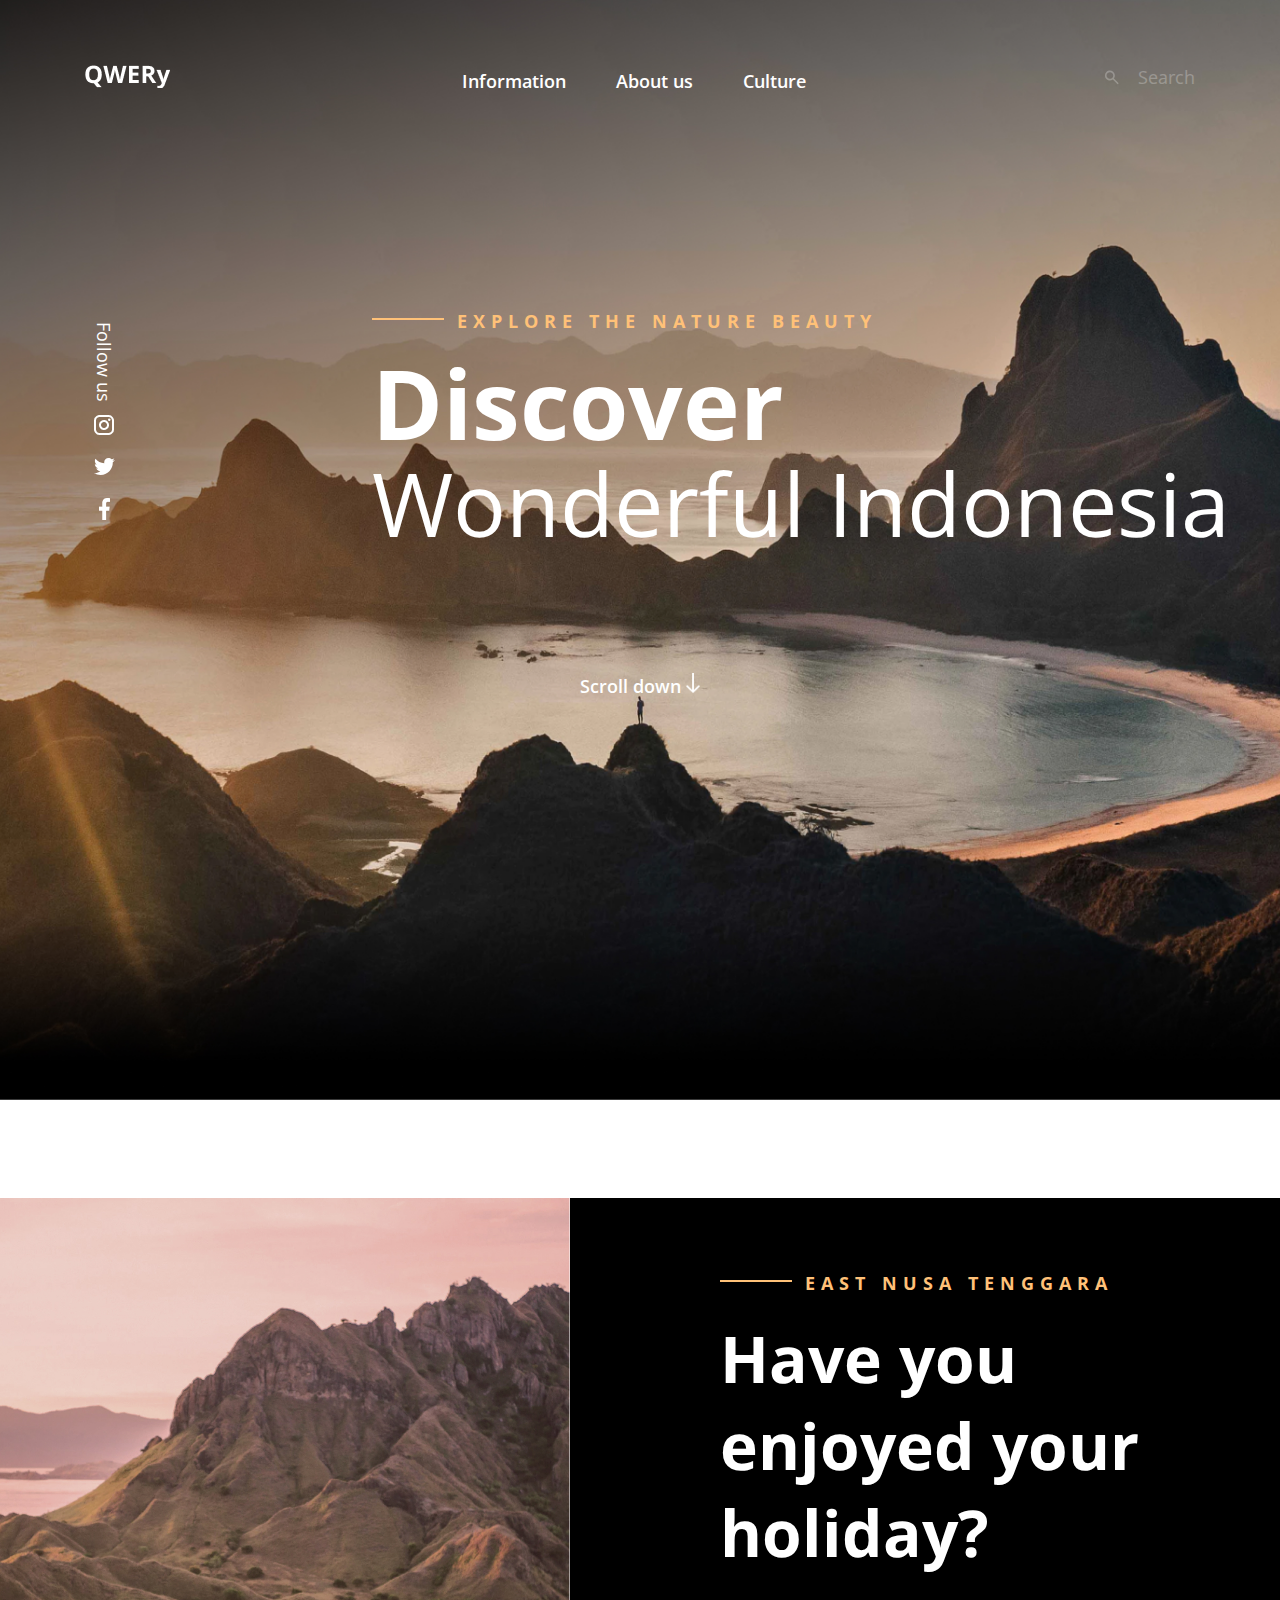
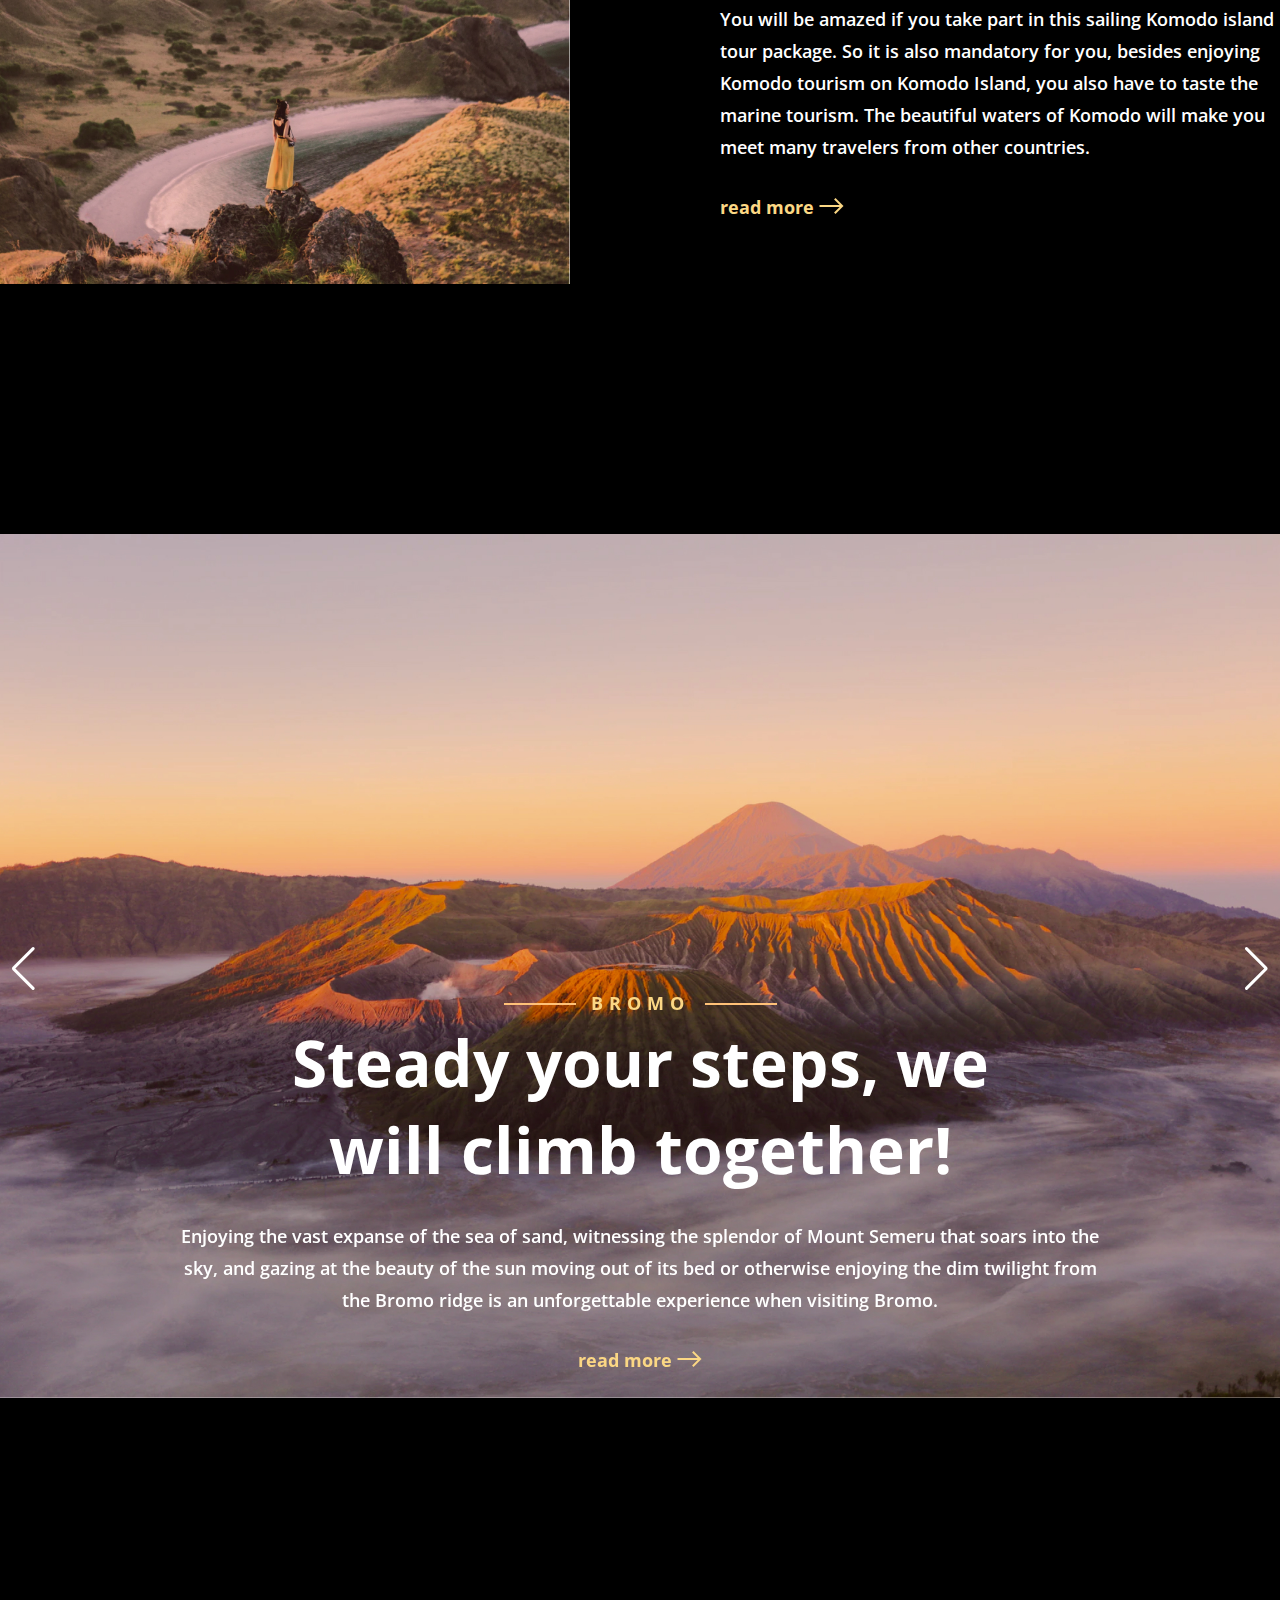
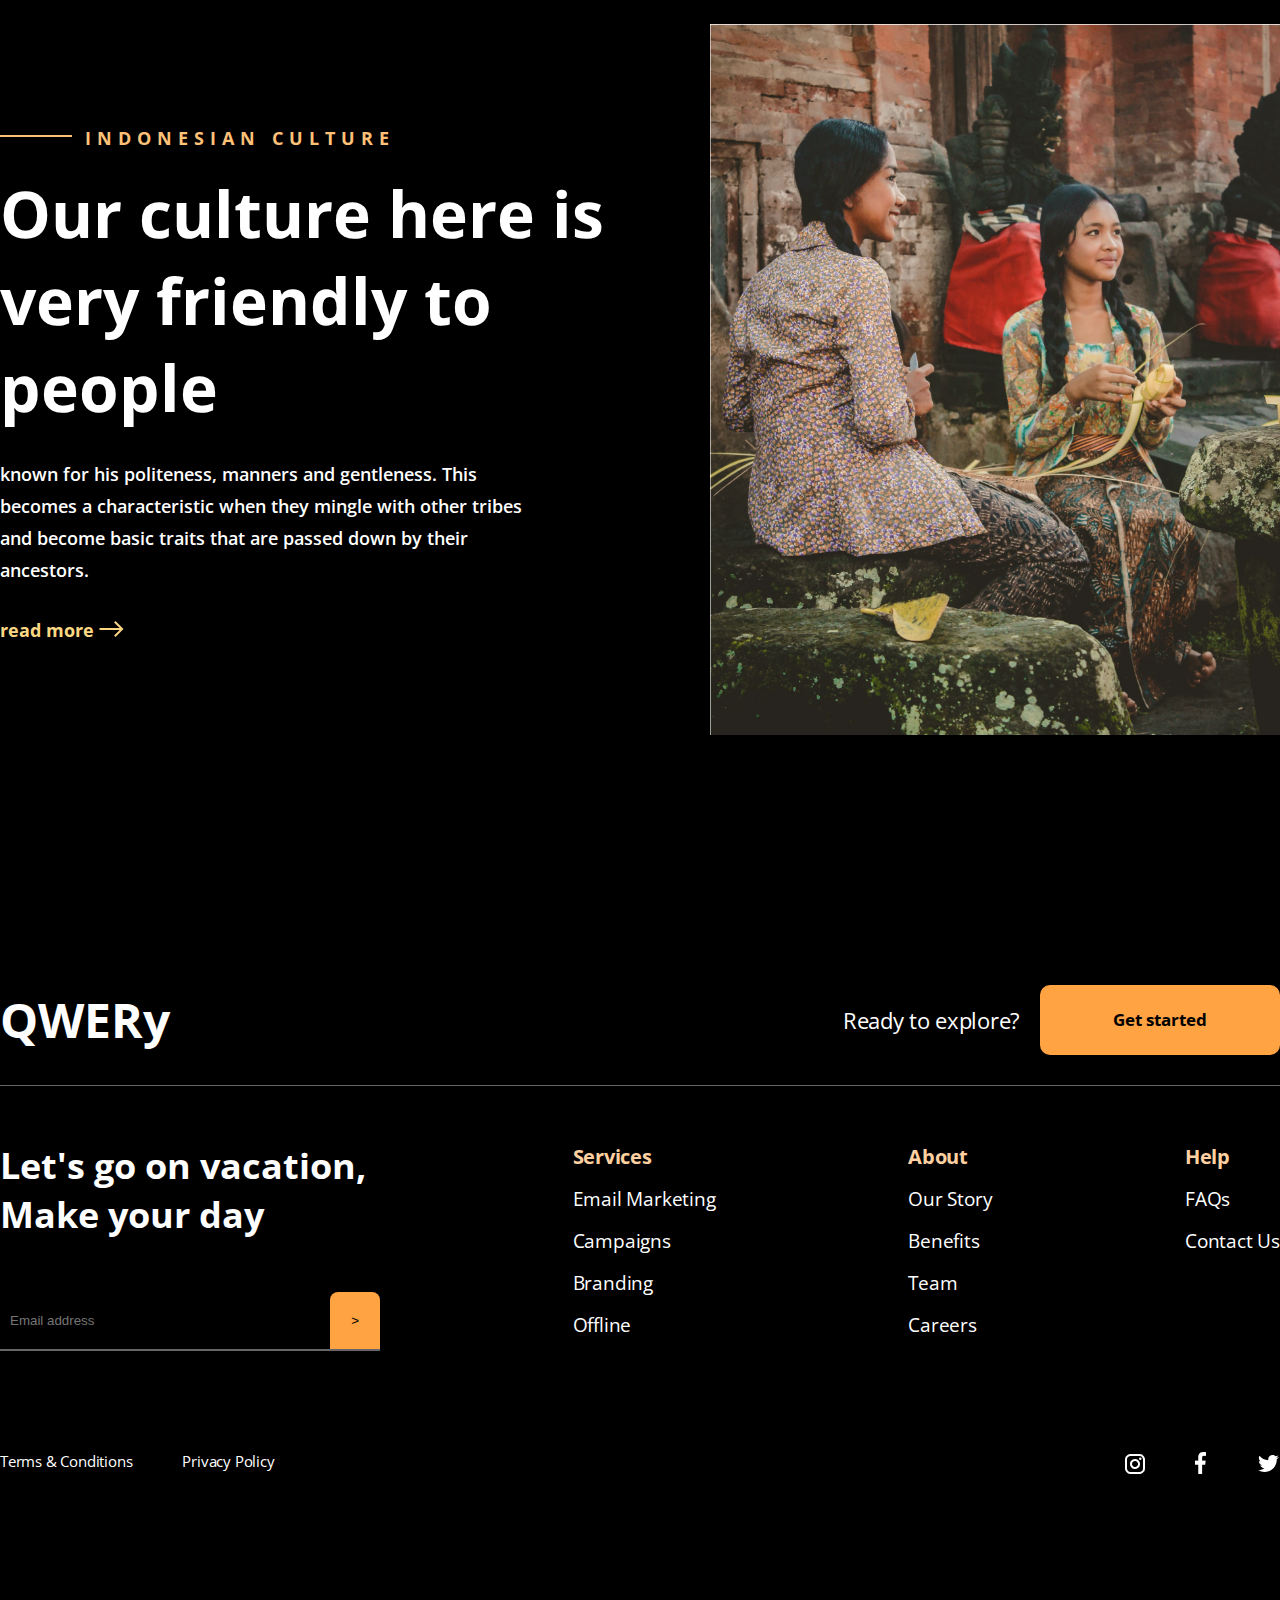
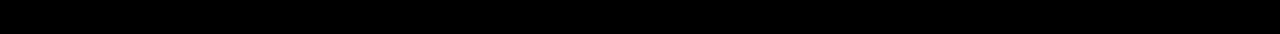
<file: discover_verstka/index.html>
<!DOCTYPE html>
<html lang="en">
  <head>
    <meta charset="UTF-8" />
    <meta name="viewport" content="width=device-width, initial-scale=1.0" />
    <title>Document</title>
    <link rel="stylesheet" href="styles/reset.css" />
    <link rel="stylesheet" href="styles/style.css" />
    <link
      rel="stylesheet"
      href="https://cdn.jsdelivr.net/npm/swiper@11/swiper-bundle.min.css"
    />
    <link rel="preconnect" href="https://fonts.googleapis.com" />
    <link rel="preconnect" href="https://fonts.gstatic.com" crossorigin />
    <link
      href="https://fonts.googleapis.com/css2?family=Open+Sans:ital,wght@0,300..800;1,300..800&display=swap"
      rel="stylesheet"
    />
  </head>
  <body>
    <header class="header">
      <div class="header__nav">
        <a class="header__logo" href="#">
          <img src="./images/logo.png" alt="logo" />
        </a>
        <ul class="header__list">
          <li class="header__item">
            <a class="header__link" href="#">Information</a>
          </li>
          <li class="header__item">
            <a class="header__link" href="#">About us</a>
          </li>
          <li class="header__item">
            <a class="header__link" href="#">Culture</a>
          </li>
        </ul>
        <ul class="header__search">
          <li class="header__search-item">
            <button><img src="./images/search.svg" alt="search" /></button>
          </li>
          <li class="header__search-text">
            <p class="header__text">Search</p>
          </li>
        </ul>
      </div>
    </header>
    <main class="main">
      <section class="welcom">
        <div class="welcom__content">
          <div class="networks">
            <p class="networks__text">Follow us</p>
            <a class="networks__link" href="">
              <img src="./images/instagram.png" alt="instagram" />
            </a>
            <a class="networks__link" href="">
              <img src="./images/twitter.svg" alt="twitter" />
            </a>
            <a class="networks__link" href="">
              <img src="./images/facebook.png" alt="facebook" />
            </a>
          </div>
          <div class="welcom__content-title">
            <blockquote class="blockquote">
              <span class="blockquote__logo"></span>
              <p class="blockquote__text">explore the Nature Beauty</p>
            </blockquote>
            <h1 class="welcom__title">Discover</h1>
            <h3 class="welcom__title-description">Wonderful Indonesia</h3>
          </div>
        </div>
        <a class="welcom__btn" href="#section1">
          Scroll down
          <img src="./images/arrow.png" alt="arrow" />
        </a>
      </section>
      <section class="about-us">
        <div class="container">
          <div class="about-us__content">
            <img class="about-us__picture" src="./images/holiday.jpg" alt="" />
            <div class="about-us__content-text">
              <blockquote class="blockquote">
                <span class="blockquote__logo"></span>
                <p class="blockquote__text">EAST nUSA TENGGARA</p>
              </blockquote>
              <h3 class="about-us__title title" id="section1">
                Have you enjoyed your holiday?
              </h3>
              <p class="about-us__description text">
                You will be amazed if you take part in this sailing Komodo
                island tour package. So it is also mandatory for you, besides
                enjoying Komodo tourism on Komodo Island, you also have to taste
                the marine tourism. The beautiful waters of Komodo will make you
                meet many travelers from other countries.
              </p>
              <a class="more-information" href="">
                read more
                <img src="./images/arrow-right.svg" alt="facebook" />
              </a>
            </div>
          </div>
        </div>
      </section>
      <section class="performance">
        <div class="container">
          <div class="swiper">
            <div class="swiper-wrapper">
              <div class="swiper-slide">
                <img class="swiper__photo" src="./images/bromo.jpg" alt="" />
                <div class="swiper__performance-content">
                  <div class="name">
                    <span></span>
                    <p class="name-text">Bromo</p>
                    <span></span>
                  </div>
                  <h3 class="swiper__title title">
                    Steady your steps, we will climb together!
                  </h3>
                  <p class="swiper__description text">
                    Enjoying the vast expanse of the sea of ​​​​sand, witnessing
                    the splendor of Mount Semeru that soars into the sky, and
                    gazing at the beauty of the sun moving out of its bed or
                    otherwise enjoying the dim twilight from the Bromo ridge is
                    an unforgettable experience when visiting Bromo.
                  </p>
                  <a class="more-information" href="">
                    read more
                    <img src="./images/arrow-right.svg" alt="facebook" />
                  </a>
                </div>
              </div>
              <div class="swiper-slide">
                <img class="swiper__photo" src="./images/gekla.jpg" alt="" />
                <div class="swiper__performance-content">
                  <div class="name">
                    <span></span>
                    <p class="name-text">gekla</p>
                    <span></span>
                  </div>
                  <h3 class="swiper__title title">
                    Steady your steps, we will climb together!
                  </h3>
                  <p class="swiper__description text">
                    Enjoying the vast expanse of the sea of ​​​​sand, witnessing
                    the splendor of Mount Semeru that soars into the sky, and
                    gazing at the beauty of the sun moving out of its bed or
                    otherwise enjoying the dim twilight from the Bromo ridge is
                    an unforgettable experience when visiting Bromo.
                  </p>
                  <a class="more-information" href="">
                    read more
                    <img src="./images/arrow-right.svg" alt="facebook" />
                  </a>
                </div>
              </div>
              <div class="swiper-slide">
                <img class="swiper__photo" src="./images/azia.jpg" alt="" />
                <div class="swiper__performance-content">
                  <div class="name">
                    <span></span>
                    <p class="name-text">azia</p>
                    <span></span>
                  </div>
                  <h3 class="swiper__title title">
                    Steady your steps, we will climb together!
                  </h3>
                  <p class="swiper__description text">
                    Enjoying the vast expanse of the sea of ​​​​sand, witnessing
                    the splendor of Mount Semeru that soars into the sky, and
                    gazing at the beauty of the sun moving out of its bed or
                    otherwise enjoying the dim twilight from the Bromo ridge is
                    an unforgettable experience when visiting Bromo.
                  </p>
                  <a class="more-information" href="">
                    read more
                    <img src="./images/arrow-right.svg" alt="facebook" />
                  </a>
                </div>
              </div>
              <div class="swiper-slide">
                <img class="swiper__photo" src="./images/kizimen.jpg" alt="" />
                <div class="swiper__performance-content">
                  <div class="name">
                    <span></span>
                    <p class="name-text">Kizimen</p>
                    <span></span>
                  </div>
                  <h3 class="swiper__title title">
                    Steady your steps, we will climb together!
                  </h3>
                  <p class="swiper__description text">
                    Enjoying the vast expanse of the sea of ​​​​sand, witnessing
                    the splendor of Mount Semeru that soars into the sky, and
                    gazing at the beauty of the sun moving out of its bed or
                    otherwise enjoying the dim twilight from the Bromo ridge is
                    an unforgettable experience when visiting Bromo.
                  </p>
                  <a class="more-information" href="">
                    read more
                    <img src="./images/arrow-right.svg" alt="facebook" />
                  </a>
                </div>
              </div>
              <div class="swiper-slide">
                <img
                  class="swiper__photo"
                  src="./images/nedeistvuyushchie.png"
                  alt=""
                />
                <div class="swiper__performance-content">
                  <div class="name">
                    <span></span>
                    <p class="name-text">nedeistvuyushchie</p>
                    <span></span>
                  </div>
                  <h3 class="swiper__title title">
                    Steady your steps, we will climb together!
                  </h3>
                  <p class="swiper__description text">
                    Enjoying the vast expanse of the sea of ​​​​sand, witnessing
                    the splendor of Mount Semeru that soars into the sky, and
                    gazing at the beauty of the sun moving out of its bed or
                    otherwise enjoying the dim twilight from the Bromo ridge is
                    an unforgettable experience when visiting Bromo.
                  </p>
                  <a class="more-information" href="">
                    read more
                    <img src="./images/arrow-right.svg" alt="facebook" />
                  </a>
                </div>
              </div>
              <div class="swiper-slide">
                <img
                  class="swiper__photo"
                  src="./images/tsentralnii.jpg"
                  alt=""
                />
                <div class="swiper__performance-content">
                  <div class="name">
                    <span></span>
                    <p class="name-text">tsentralnii</p>
                    <span></span>
                  </div>
                  <h3 class="swiper__title title">
                    Steady your steps, we will climb together!
                  </h3>
                  <p class="swiper__description text">
                    Enjoying the vast expanse of the sea of ​​​​sand, witnessing
                    the splendor of Mount Semeru that soars into the sky, and
                    gazing at the beauty of the sun moving out of its bed or
                    otherwise enjoying the dim twilight from the Bromo ridge is
                    an unforgettable experience when visiting Bromo.
                  </p>
                  <a class="more-information" href="">
                    read more
                    <img src="./images/arrow-right.svg" alt="facebook" />
                  </a>
                </div>
              </div>
            </div>

            <div class="swiper-button-prev"></div>
            <div class="swiper-button-next"></div>
          </div>
        </div>
      </section>
      <section class="introduction">
        <div class="container">
          <div class="introduction__content">
            <div class="introduction__content-text">
              <blockquote class="blockquote">
                <span class="blockquote__logo"></span>
                <p class="blockquote__text">INDONESIAN CULTURE</p>
              </blockquote>
              <h3 class="introduction__title title">
                Our culture here is very friendly to people
              </h3>
              <p class="introduction__description text">
                known for his politeness, manners and gentleness. This becomes a
                characteristic when they mingle with other tribes and become
                basic traits that are passed down by their ancestors.
              </p>
              <a class="more-information" href="">
                read more
                <img src="./images/arrow-right.svg" alt="facebook" />
              </a>
            </div>
            <img
              class="introduction-photo"
              src="./images/introduction-photo.jpg"
              alt=""
            />
          </div>
        </div>
      </section>
    </main>
    <footer class="footer">
      <div class="container">
        <div class="footer__content">
          <div class="footer__join">
            <p class="footer__logo">QWERy</p>
            <div class="footer__wrapper">
              <p class="footer__join-text">Ready to explore?</p>
              <button class="footer__join-btn">Get started</button>
            </div>
          </div>
          <div class="footer__information">
            <div class="footer__registration">
              <h3 class="footer__title">Let's go on vacation, Make your day</h3>
              <div class="footer__inner">
                <input
                  class="footer__input"
                  type="text"
                  placeholder="Email address"
                />
                <button class="footer__registration-btn">></button>
              </div>
            </div>
            <div class="footer__services">
              <ul class="list">
                <li class="item">
                  <p class="item-text">Services</p>
                </li>
                <li class="item">
                  <a class="item-link" href="#">Email Marketing</a>
                </li>
                <li class="item">
                  <a class="item-link" href="#">Campaigns</a>
                </li>
                <li class="item">
                  <a class="item-link" href="#">Branding</a>
                </li>
                <li class="item">
                  <a class="item-link" href="#">Offline</a>
                </li>
              </ul>
            </div>
            <div class="footer__about">
              <ul class="list">
                <li class="item">
                  <p class="item-text">About</p>
                </li>
                <li class="item">
                  <a class="item-link" href="#">Our Story</a>
                </li>
                <li class="item">
                  <a class="item-link" href="#">Benefits</a>
                </li>
                <li class="item">
                  <a class="item-link" href="#">Team</a>
                </li>
                <li class="item">
                  <a class="item-link" href="#">Careers</a>
                </li>
              </ul>
            </div>
            <div class="footer__help">
              <ul class="list">
                <li class="item">
                  <p class="item-text">Help</p>
                </li>
                <li class="item">
                  <a class="item-link" href="#">FAQs</a>
                </li>
                <li class="item">
                  <a class="item-link" href="#">Contact Us</a>
                </li>
              </ul>
            </div>
          </div>
          <div class="footer__last-line">
            <div class="footer__link-items">
              <a class="footer__link-item" href="#">Terms & Conditions</a>
              <a class="footer__link-item" href="#">Privacy Policy</a>
            </div>
            <div class="footer__networks">
              <a class="link-networks" href="#">
                <img src="./images/instagram.png" alt="" />
              </a>
              <a class="link-networks" href="#">
                <img src="./images/facebook.png" alt="" />
              </a>
              <a class="link-networks" href="#">
                <img src="./images/twitter.svg" alt="" />
              </a>
            </div>
          </div>
        </div>
      </div>
    </footer>

    <script src="https://cdn.jsdelivr.net/npm/swiper@11/swiper-bundle.min.js"></script>
    <script src="js/slider.js"></script>
  </body>
</html>
</file>
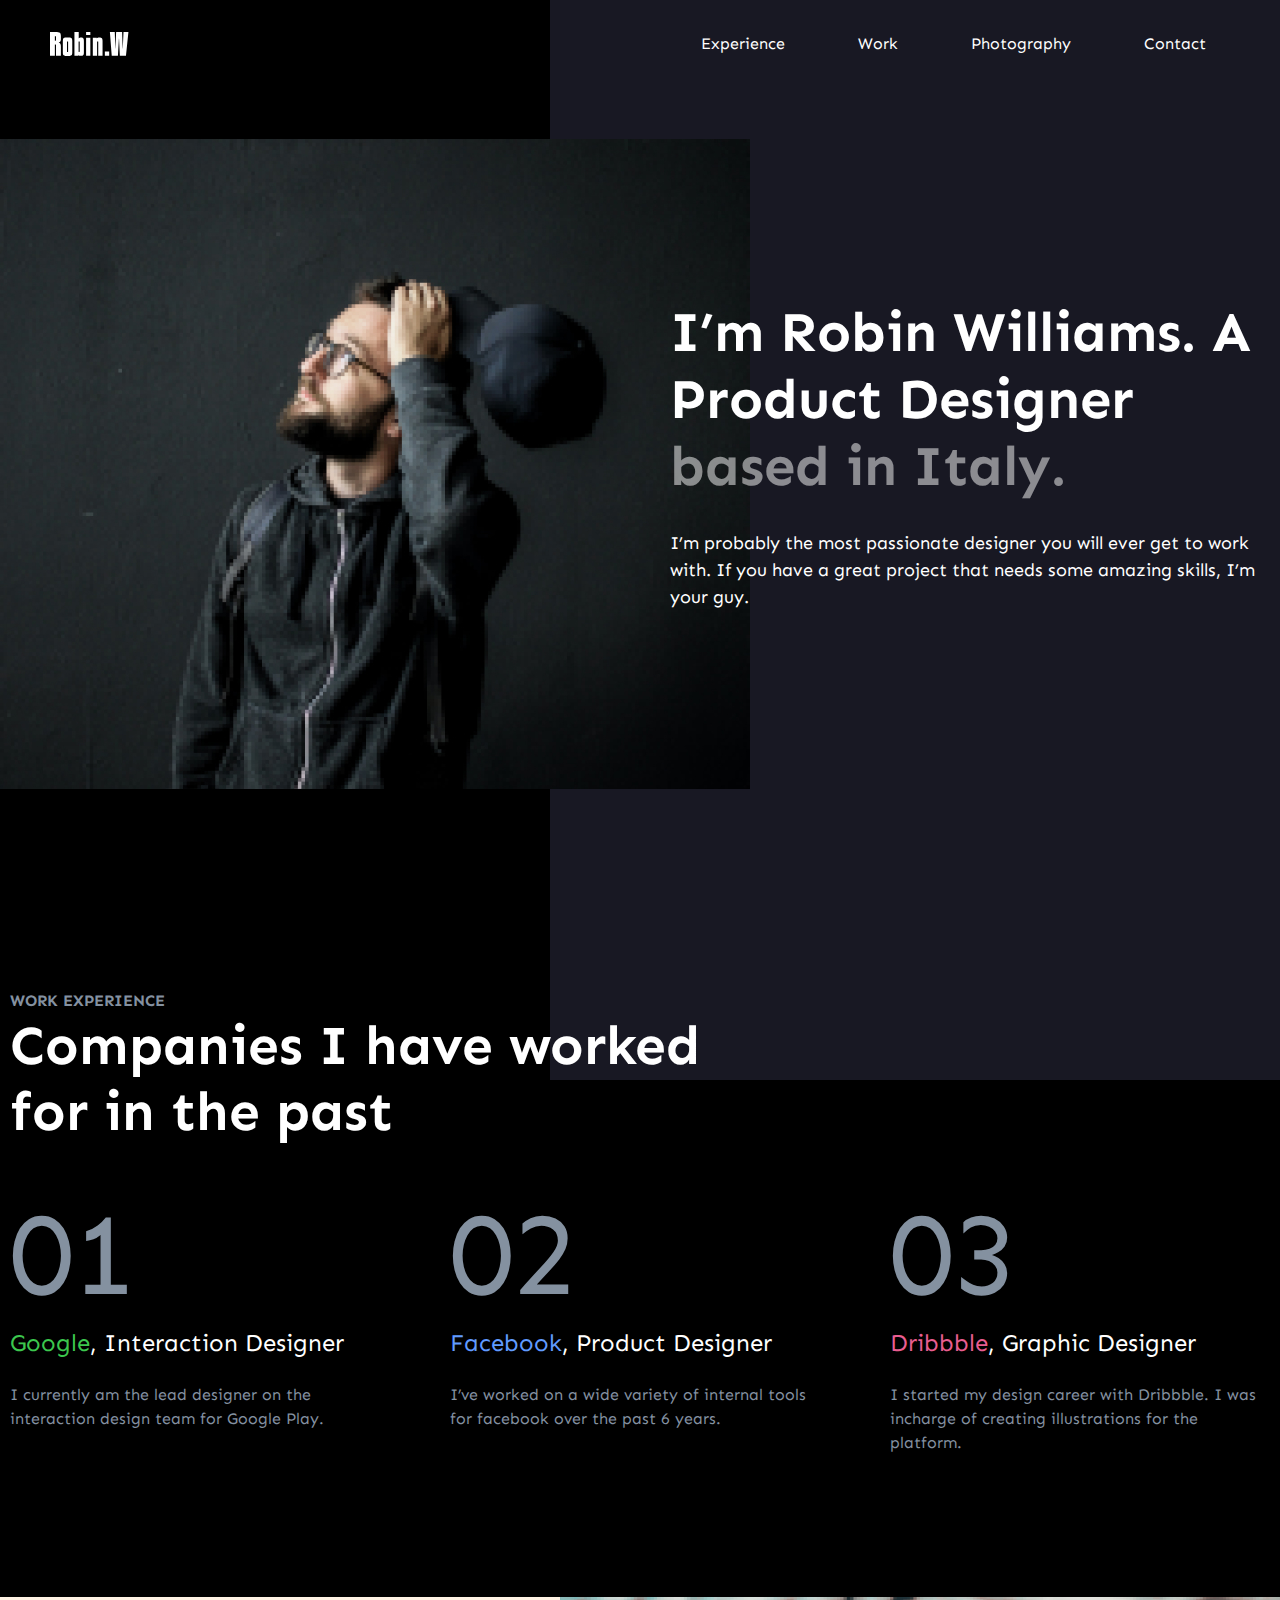
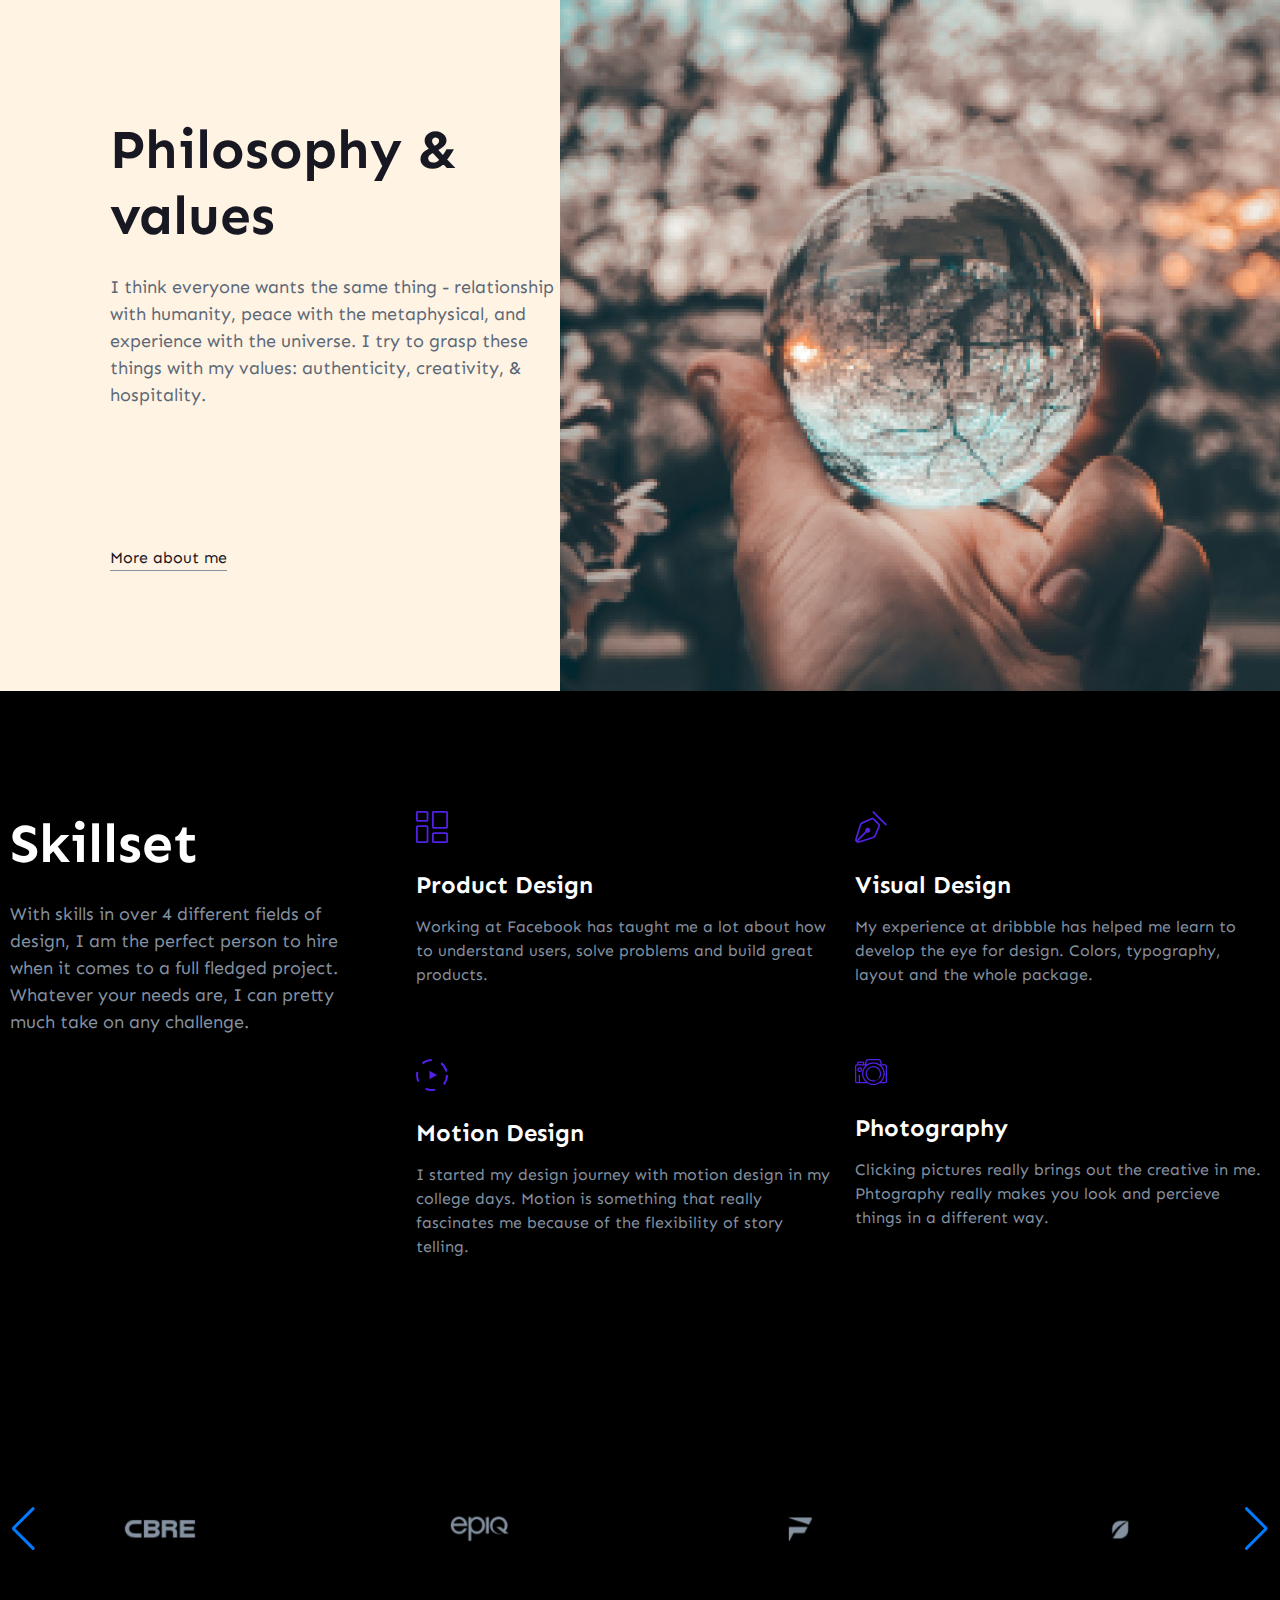
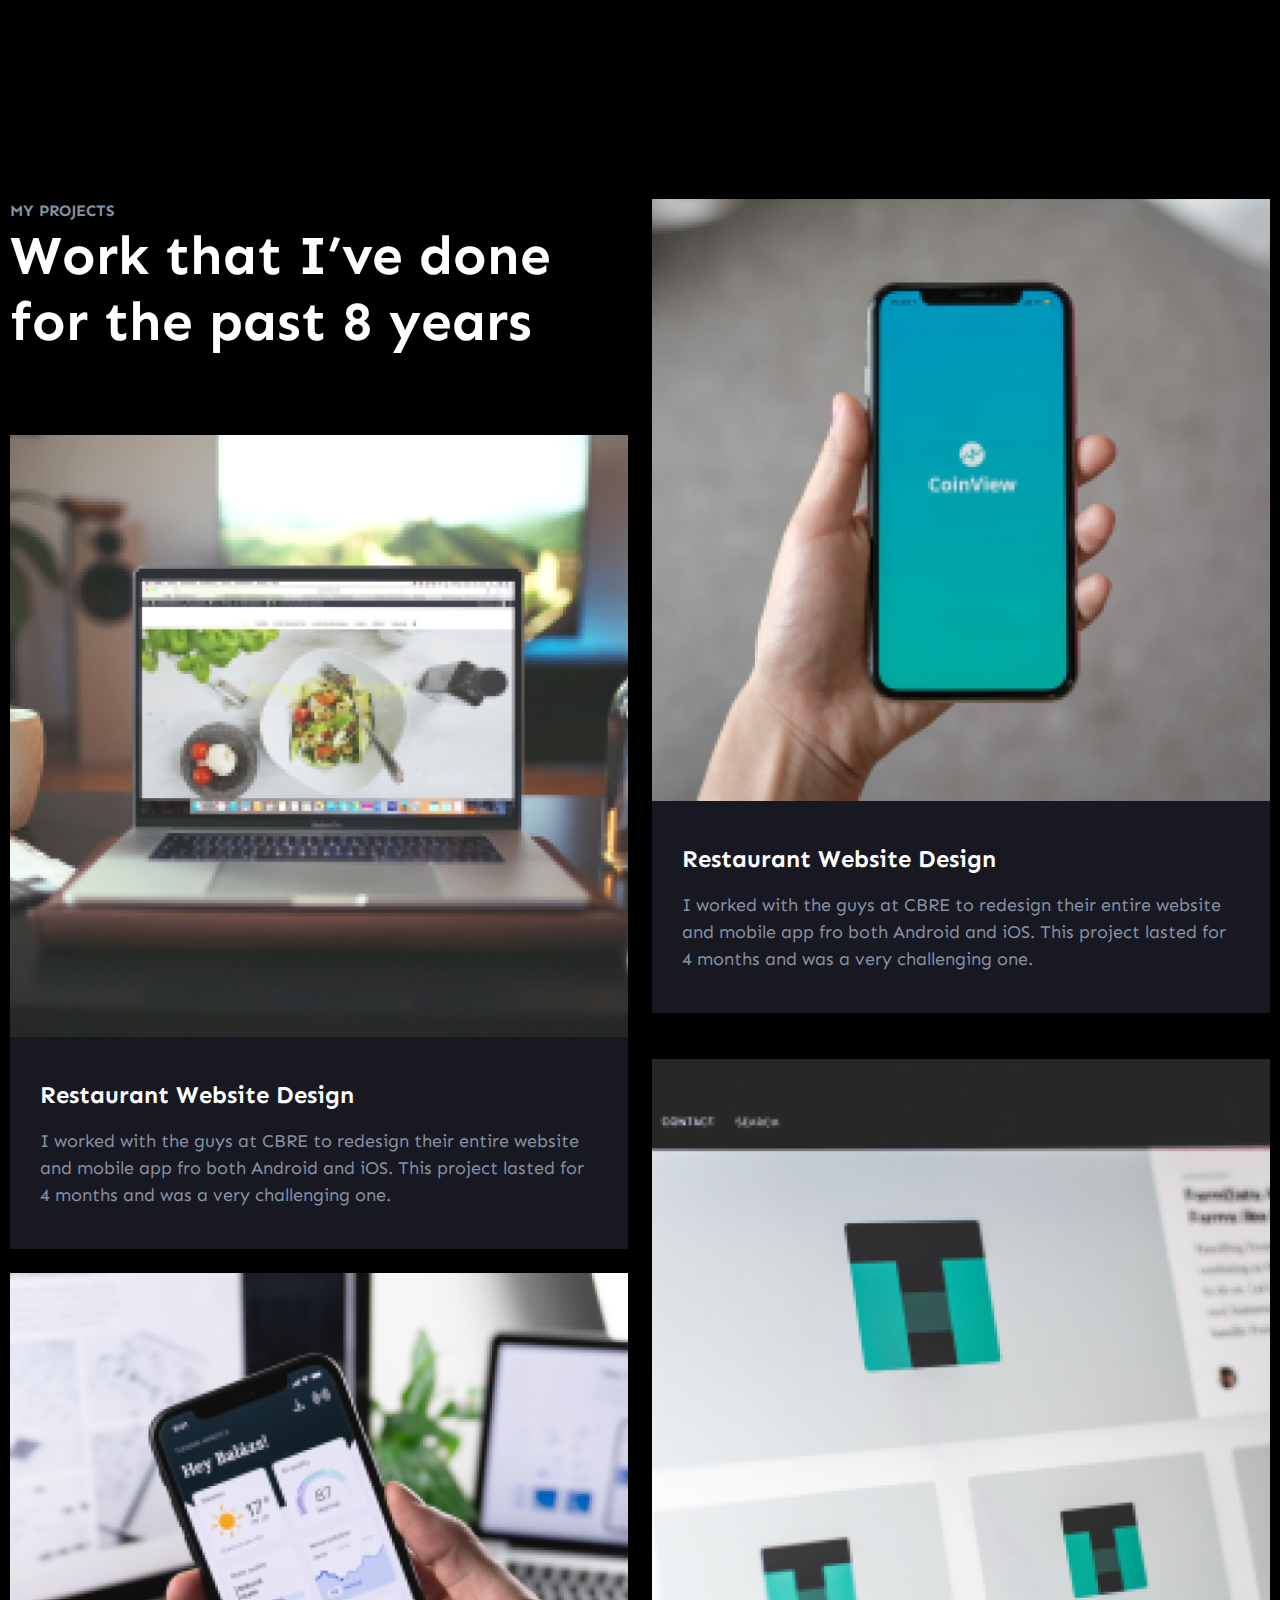
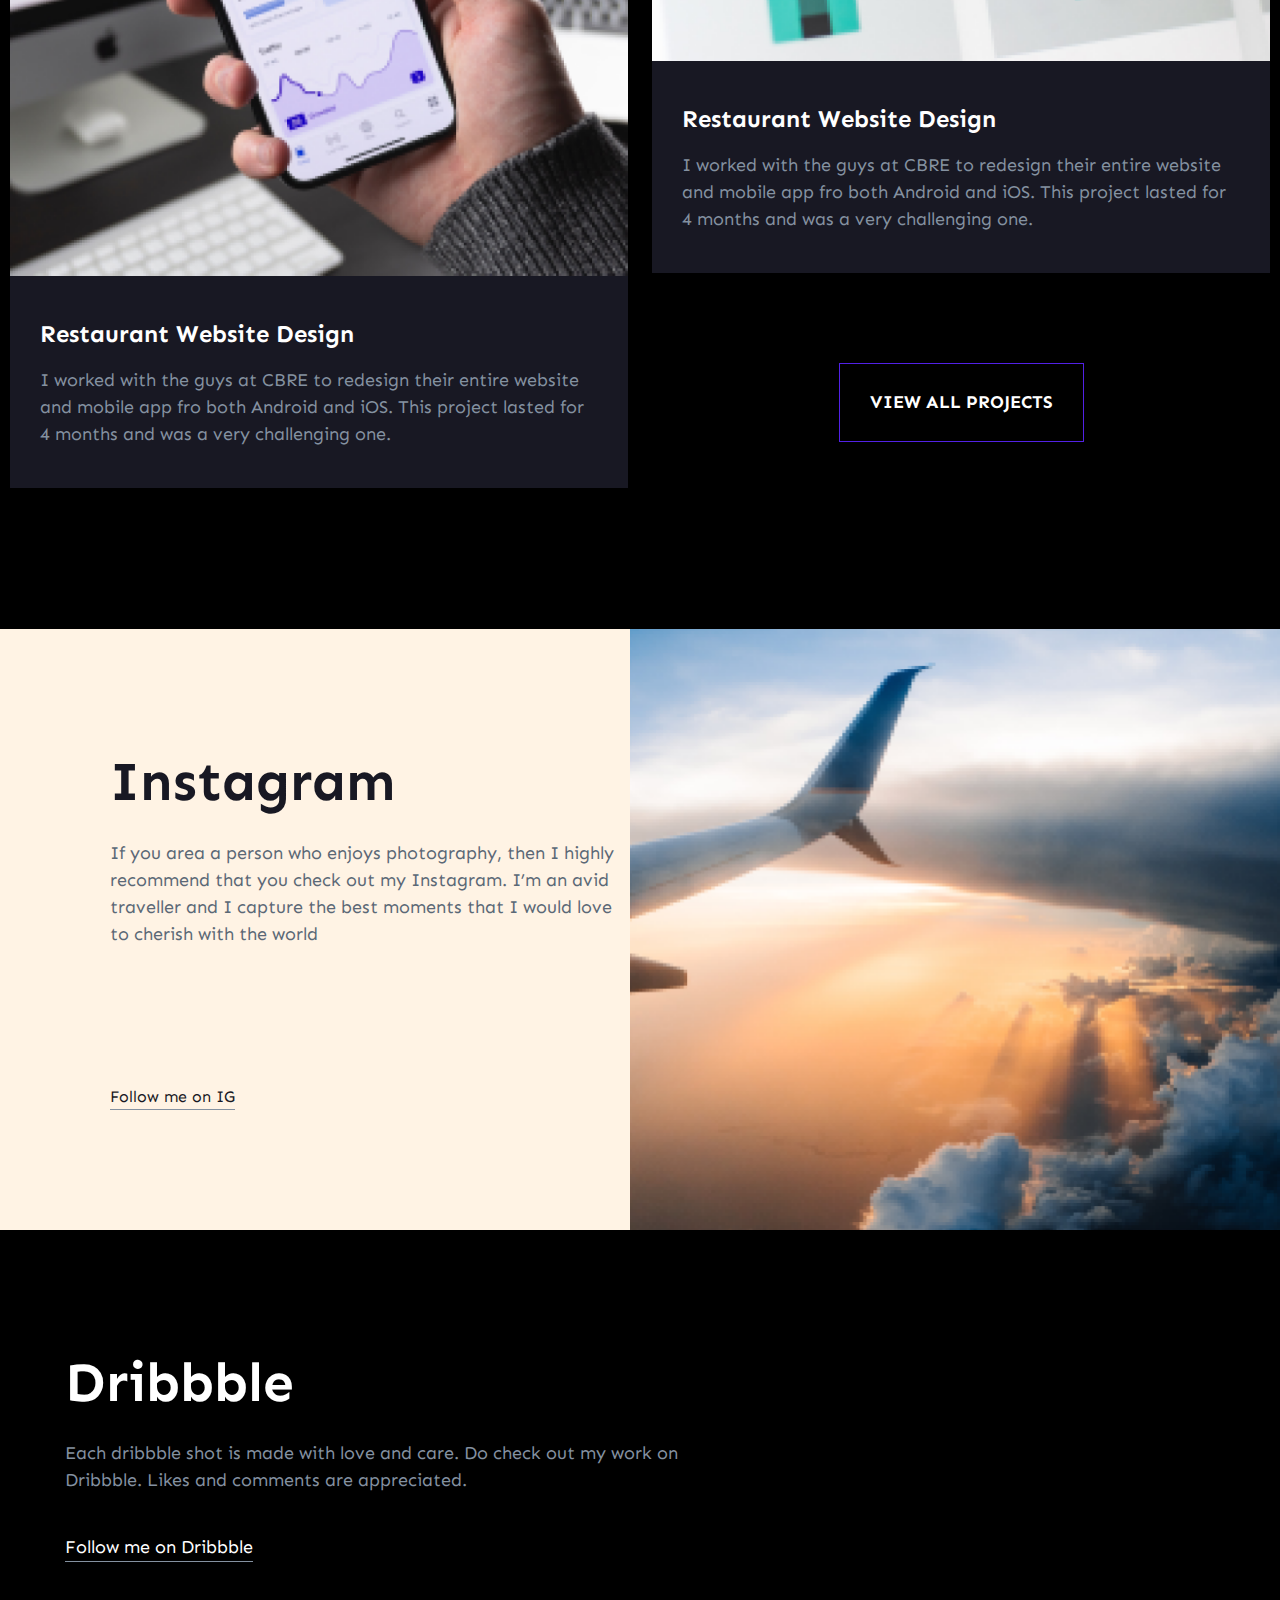
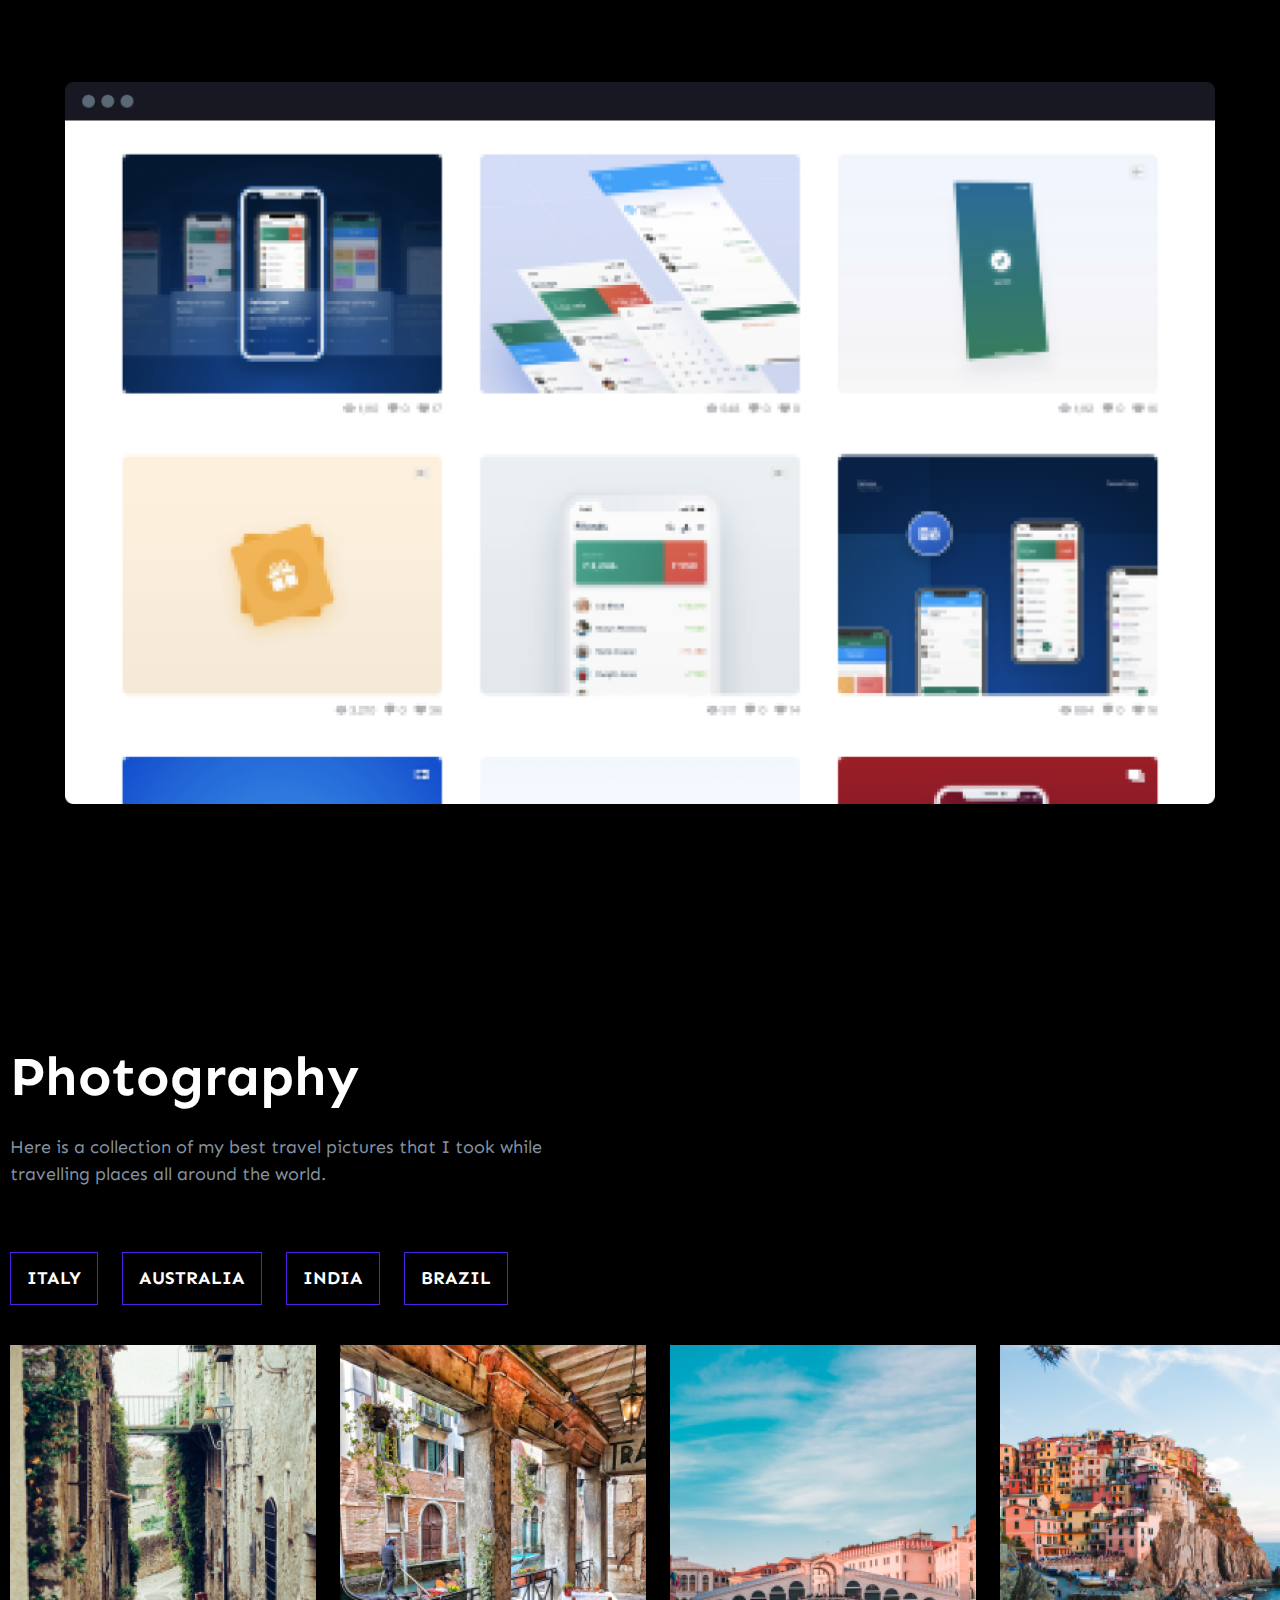
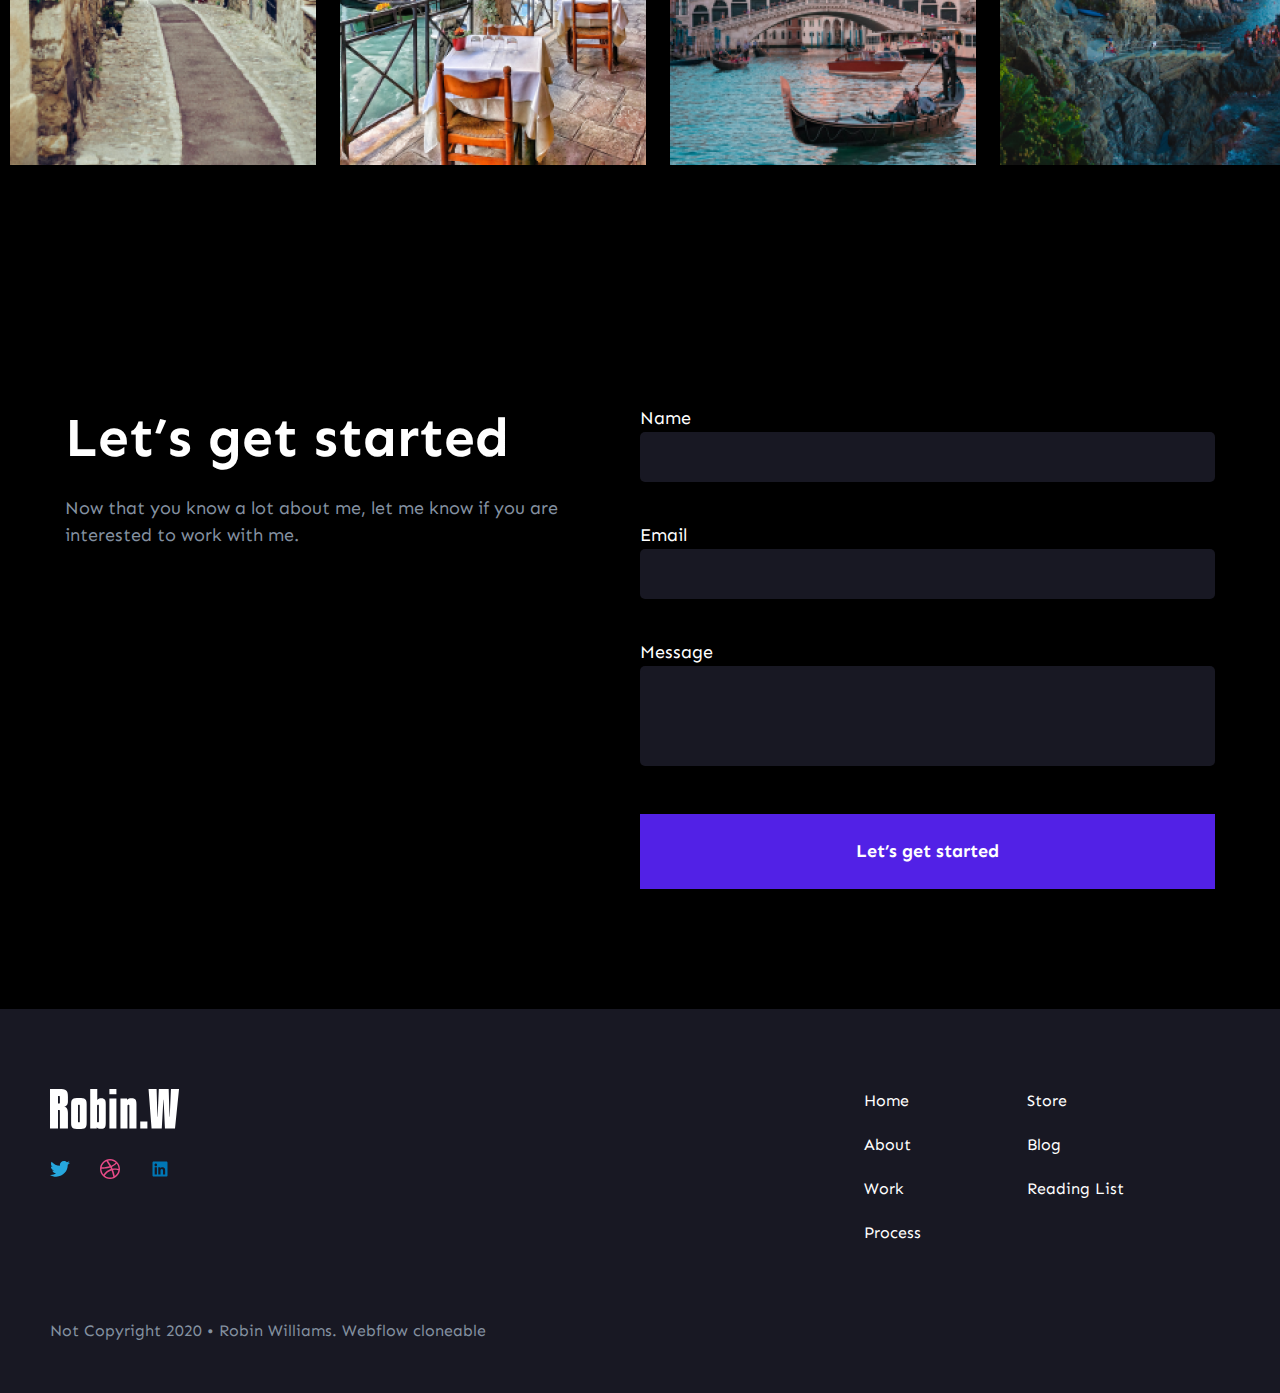
<file: robin.w_verstka/index.html>
<!DOCTYPE html>
<html lang="en">
  <head>
    <meta charset="UTF-8" />
    <meta name="viewport" content="width=device-width, initial-scale=1.0" />
    <title>Document</title>
    <link rel="stylesheet" href="./css/reset.css" />
    <link rel="stylesheet" href="./css/style.css" />
    <link
      rel="stylesheet"
      href="https://cdn.jsdelivr.net/npm/swiper@11/swiper-bundle.min.css"
    />
    <link rel="preconnect" href="https://fonts.googleapis.com" />
    <link rel="preconnect" href="https://fonts.gstatic.com" crossorigin />
    <link
      href="https://fonts.googleapis.com/css2?family=Sen:wght@400..800&display=swap"
      rel="stylesheet"
    />
  </head>

  <body>
    <div class="clip-path"></div>
    <header class="header">
      <div class="container">
        <div class="header__nav">
          <a href="#">
            <img class="header__logo" src="./img/logo.svg" alt="logo" />
          </a>
          <nav class="menu">
            <button class="menu__btn">
              <span></span>
              <span></span>
            </button>
            <!-- <ul class="menu__list">
            <li class="menu__close">
              <button class="menu__close-btn">
                <img src="./img/close.svg" alt="">
              </button>
            </li>
            <li class="menu__item">
              <a class="menu__link" href="#">Experience</a>
            </li>
            <li class="menu__item">
              <a class="menu__link" href="#">Work</a>
            </li>
            <li class="menu__item">
              <a class="menu__link" href="#">Photography</a>
            </li>
            <li class="menu__item">
              <a class="menu__link" href="#">Contact</a>
            </li>
          </ul>-->
          </nav>
          <ul class="header__items">
            <li class="header__item">
              <a class="header__link" href="#">Experience</a>
            </li>
            <li class="header__item">
              <a class="header__link" href="#">Work</a>
            </li>
            <li class="header__item">
              <a class="header__link" href="#">Photography</a>
            </li>
            <li class="header__item">
              <a class="header__link" href="#">Contact</a>
            </li>
          </ul>
        </div>
      </div>
    </header>
    <main class="main">
      <section class="welcom">
        <div class="welcom__content">
          <img
            class="welcom__photo"
            src="./img/foto-welcom.jpg"
            alt="foto-welcom"
          />
          <div class="welcom__about-me">
            <h1 class="welcom__title">
              I’m Robin Williams. A Product Designer
              <span class="title-span">based in Italy.</span>
            </h1>
            <p class="welcom__description text">
              I’m probably the most passionate designer you will ever get to
              work with. If you have a great project that needs some amazing
              skills, I’m your guy.
            </p>
          </div>
        </div>
      </section>
      <section class="achievements">
        <div class="container">
          <div class="achievements__content">
            <p class="subtitle">work experience</p>
            <h2 class="achievements__title title">
              Companies I have worked for in the past
            </h2>
            <ul class="achievements__items">
              <li class="achievements__item">
                <p class="achievements__item-number">01</p>
                <p class="achievements__item-subtitle">
                  <span class="span-google">Google</span>, Interaction Designer
                </p>
                <p class="achievements__item-description text">
                  I currently am the lead designer on the interaction design
                  team for Google Play.
                </p>
              </li>
              <li class="achievements__item">
                <p class="achievements__item-number">02</p>
                <p class="achievements__item-subtitle">
                  <span class="span-facebook">Facebook</span>, Product Designer
                </p>
                <p class="achievements__item-description text">
                  I’ve worked on a wide variety of internal tools for facebook
                  over the past 6 years.
                </p>
              </li>
              <li class="achievements__item">
                <p class="achievements__item-number">03</p>
                <p class="achievements__item-subtitle">
                  <span class="span-dribbble">Dribbble</span>, Graphic Designer
                </p>
                <p class="achievements__item-description text">
                  I started my design career with Dribbble. I was incharge of
                  creating illustrations for the platform.
                </p>
              </li>
            </ul>
          </div>
        </div>
      </section>
      <section class="about-me">
        <div class="about-me__content">
          <div class="about-me__information">
            <h2 class="about-me__title title">Philosophy & values</h2>
            <p class="about-me__description text">
              I think everyone wants the same thing - relationship with
              humanity, peace with the metaphysical, and experience with the
              universe. I try to grasp these things with my values:
              authenticity, creativity, & hospitality.
            </p>
            <button class="about-me__btn">More about me</button>
          </div>
          <div class="about-me__photo-content">
            <img
              class="about-me__photo"
              src="./img/about-me-photo.jpg"
              alt="photo"
            />
          </div>
        </div>
      </section>
      <section class="skillset">
        <div class="container">
          <div class="skillset__content">
            <div class="skillset__information">
              <h2 class="skillset__title title">Skillset</h2>
              <p class="skillset__description text">
                With skills in over 4 different fields of design, I am the
                perfect person to hire when it comes to a full fledged project.
                Whatever your needs are, I can pretty much take on any
                challenge.
              </p>
            </div>
            <div class="skillset__items">
              <div class="skillset__item">
                <img
                  class="skillset__item-logo"
                  src="./img/product-logo.svg"
                  alt="product-logo"
                />
                <h3 class="skillset__item-title">Product Design</h3>
                <p class="skillset__item-description text">
                  Working at Facebook has taught me a lot about how to
                  understand users, solve problems and build great products.
                </p>
              </div>
              <div class="skillset__item">
                <img
                  class="skillset__item-logo"
                  src="./img/visual-logo.svg"
                  alt="visual-logo"
                />
                <h3 class="skillset__item-title">Visual Design</h3>
                <p class="skillset__item-description text">
                  My experience at dribbble has helped me learn to develop the
                  eye for design. Colors, typography, layout and the whole
                  package.
                </p>
              </div>
              <div class="skillset__item">
                <img
                  class="skillset__item-logo"
                  src="./img/motion-logo.svg"
                  alt="motion-logo"
                />
                <h3 class="skillset__item-title">Motion Design</h3>
                <p class="skillset__item-description text">
                  I started my design journey with motion design in my college
                  days. Motion is something that really fascinates me because of
                  the flexibility of story telling.
                </p>
              </div>
              <div class="skillset__item">
                <img
                  class="skillset__item-logo"
                  src="./img/photography-logo.png"
                  alt="photography-logo"
                />
                <h3 class="skillset__item-title">Photography</h3>
                <p class="skillset__item-description text">
                  Clicking pictures really brings out the creative in me.
                  Phtography really makes you look and percieve things in a
                  different way.
                </p>
              </div>
            </div>
          </div>
        </div>
      </section>
      <section class="slider">
        <div class="slider__adaptive">
          <div class="slider__adaptive-logo">
            <img class="slider__logo" src="./img/logo1.png" alt="" />
          </div>
          <div class="slider__adaptive-logo">
            <img class="slider__logo" src="./img/logo2.png" alt="" />
          </div>
          <div class="slider__adaptive-logo">
            <img class="slider__logo" src="./img/logo3.png" alt="" />
          </div>
          <div class="slider__adaptive-logo">
            <img class="slider__logo" src="./img/logo4.png" alt="" />
          </div>
          <div class="slider__adaptive-logo">
            <img class="slider__logo" src="./img/logo1.png" alt="" />
          </div>
          <div class="slider__adaptive-logo">
            <img class="slider__logo" src="./img/logo2.png" alt="" />
          </div>
        </div>
        <div class="swiper">
          <div class="swiper-wrapper">
            <div class="swiper-slide">
              <img class="slider__logo" src="./img/logo1.png" alt="" />
            </div>
            <div class="swiper-slide">
              <img class="slider__logo" src="./img/logo2.png" alt="" />
            </div>
            <div class="swiper-slide">
              <img class="slider__logo" src="./img/logo3.png" alt="" />
            </div>
            <div class="swiper-slide">
              <img class="slider__logo" src="./img/logo4.png" alt="" />
            </div>
            <div class="swiper-slide">
              <img class="slider__logo" src="./img/logo1.png" alt="" />
            </div>
            <div class="swiper-slide">
              <img class="slider__logo" src="./img/logo2.png" alt="" />
            </div>
            <div class="swiper-slide">
              <img class="slider__logo" src="./img/logo3.png" alt="" />
            </div>
            <div class="swiper-slide">
              <img class="slider__logo" src="./img/logo4.png" alt="" />
            </div>
            <div class="swiper-slide">
              <img class="slider__logo" src="./img/logo1.png" alt="" />
            </div>
          </div>
          <div class="swiper-pagination"></div>
          <div class="swiper-button-prev"></div>
          <div class="swiper-button-next"></div>
          <div class="swiper-scrollbar"></div>
        </div>
      </section>
      <section class="my-projects">
        <div class="container">
          <div class="my-projects__content">
            <div class="my-projects__items-desctop">
              <p class="subtitle">MY PROJECTS</p>
              <h2 class="my-project__title title">
                Work that I’ve done for the past 8 years
              </h2>
              <div class="my-project__item">
                <img
                  class="project-photo"
                  src="./img/project-photo1.png"
                  alt=""
                />
                <div class="inner-description">
                  <h3 class="project-title">Restaurant Website Design</h3>
                  <p class="project-desription text">
                    I worked with the guys at CBRE to redesign their entire
                    website and mobile app fro both Android and iOS. This
                    project lasted for 4 months and was a very challenging one.
                  </p>
                </div>
              </div>
            </div>
            <div class="my-projects__items-phone">
              <div class="my-project__item">
                <img
                  class="project-photo"
                  src="./img/project-photo2.png"
                  alt=""
                />
                <div class="inner-description">
                  <h3 class="project-title">Restaurant Website Design</h3>
                  <p class="project-desription text">
                    I worked with the guys at CBRE to redesign their entire
                    website and mobile app fro both Android and iOS. This
                    project lasted for 4 months and was a very challenging one.
                  </p>
                </div>
              </div>
            </div>
            <div class="my-projects__items-table">
              <div class="my-project__item">
                <img
                  class="project-photo"
                  src="./img/project-photo3.png"
                  alt=""
                />
                <div class="inner-description">
                  <h3 class="project-title">Restaurant Website Design</h3>
                  <p class="project-desription text">
                    I worked with the guys at CBRE to redesign their entire
                    website and mobile app fro both Android and iOS. This
                    project lasted for 4 months and was a very challenging one.
                  </p>
                </div>
              </div>
            </div>
            <div class="my-projects__items-tv">
              <div class="my-project__item">
                <img
                  class="project-photo"
                  src="./img/project-photo4.png"
                  alt=""
                />
                <div class="inner-description">
                  <h3 class="project-title">Restaurant Website Design</h3>
                  <p class="project-desription text">
                    I worked with the guys at CBRE to redesign their entire
                    website and mobile app fro both Android and iOS. This
                    project lasted for 4 months and was a very challenging one.
                  </p>
                </div>
              </div>
              <button class="my-project__btn">VIeW ALL PROJECTS</button>
            </div>
          </div>
        </div>
      </section>
      <section class="about-me">
        <div class="about-me__content">
          <div class="about-me__information">
            <h2 class="about-me__title title">Instagram</h2>
            <p class="about-me__description text">
              If you area a person who enjoys photography, then I highly
              recommend that you check out my Instagram. I’m an avid traveller
              and I capture the best moments that I would love to cherish with
              the world
            </p>
            <button class="about-me__btn">Follow me on IG</button>
          </div>
          <div class="about-me__photo-content">
            <img
              class="about-me__photo"
              src="./img/network-photo.png"
              alt="photo"
            />
          </div>
        </div>
      </section>
      <section class="my-work">
        <div class="my-work__content">
          <h2 class="my-work__title title">Dribbble</h2>
          <p class="my-work__description text">
            Each dribbble shot is made with love and care. Do check out my work
            on Dribbble. Likes and comments are appreciated.
          </p>
          <a class="my-work__btn" href="#">Follow me on Dribbble</a>
          <div class="my-work__photo-content">
            <img class="my-work__photo" src="./img/work-photo.png" alt="" />
          </div>
        </div>
      </section>
      <section class="photography">
        <div class="container">
          <div class="photography__content">
            <h2 class="photography__title title">Photography</h2>
            <p class="photography__description">
              Here is a collection of my best travel pictures that I took while
              travelling places all around the world.
            </p>
            <div class="photography__items">
              <div class="photography__item-btn">
                <button class="country-btn">ITALY</button>
                <button class="country-btn">AUSTRALIA</button>
                <button class="country-btn">INDIA</button>
                <button class="country-btn">BRAZIL</button>
              </div>
              <div class="photography__item-photo">
                <img
                  class="country-photo"
                  src="./img/country-photo.png"
                  alt=""
                />
                <img
                  class="country-photo"
                  src="./img/country-photo2.png"
                  alt=""
                />
                <img
                  class="country-photo"
                  src="./img/country-photo3.png"
                  alt=""
                />
                <img
                  class="country-photo"
                  src="./img/country-photo4.png"
                  alt=""
                />
              </div>
            </div>
          </div>
        </div>
      </section>
      <section class="starting-form">
        <div class="starting-form__content">
          <div class="starting-form__content-text">
            <h2 class="starting-form__title title">Let’s get started</h2>
            <p class="starting-form__description text">
              Now that you know a lot about me, let me know if you are
              interested to work with me.
            </p>
          </div>
          <form>
            <div class="input-name">
              <label for="name">Name</label>
              <input
                type="text"
                name="name"
                id="name"
                autocomplete="on"
                required
              />
            </div>
            <div class="input-email">
              <label for="email">Email</label>
              <input
                type="email"
                name="email"
                id="email"
                autocomplete="on"
                required
              />
            </div>
            <div class="input-message">
              <label for="message">Message</label>
              <textarea
                name="message"
                id="message"
                spellcheck="true"
              ></textarea>
            </div>
            <button class="message-btn" type="submit">Let’s get started</button>
          </form>
        </div>
      </section>
    </main>
    <footer class="footer">
      <div class="container">
        <div class="footer__content">
          <div class="footer__content-text">
            <img class="footer__logo" src="./img/logo.svg" alt="" />
            <div class="networks">
              <a class="network-logo-link" href="#"
                ><img src="./img/twitter.svg" alt=""
              /></a>
              <a class="network-logo-link" href="#"
                ><img src="./img/drible.svg" alt=""
              /></a>
              <a class="network-logo-link" href="#"
                ><img src="./img/linkedin.svg" alt=""
              /></a>
            </div>
          </div>
          <div class="footer__nav">
            <ul class="footer__items">
              <li class="footer__item">
                <a class="footer__link" href="#">Home</a>
              </li>
              <li class="footer__item">
                <a class="footer__link" href="#">About</a>
              </li>
              <li class="footer__item">
                <a class="footer__link" href="#">Work</a>
              </li>
              <li class="footer__item">
                <a class="footer__link" href="#">Process</a>
              </li>
            </ul>
            <ul class="footer__items">
              <li class="footer__item">
                <a class="footer__link" href="#">Store</a>
              </li>
              <li class="footer__item">
                <a class="footer__link" href="#">Blog</a>
              </li>
              <li class="footer__item">
                <a class="footer__link" href="#">Reading List</a>
              </li>
            </ul>
          </div>
          <div class="footer__discription">
            Not Copyright 2020 • Robin Williams. Webflow cloneable
          </div>
        </div>
      </div>
    </footer>

    <script src="https://cdn.jsdelivr.net/npm/swiper@11/swiper-bundle.min.js"></script>
    <script src="./js/sliders/slider.js"></script>
    <script src="./js/main.js"></script>
  </body>
</html>
</file>
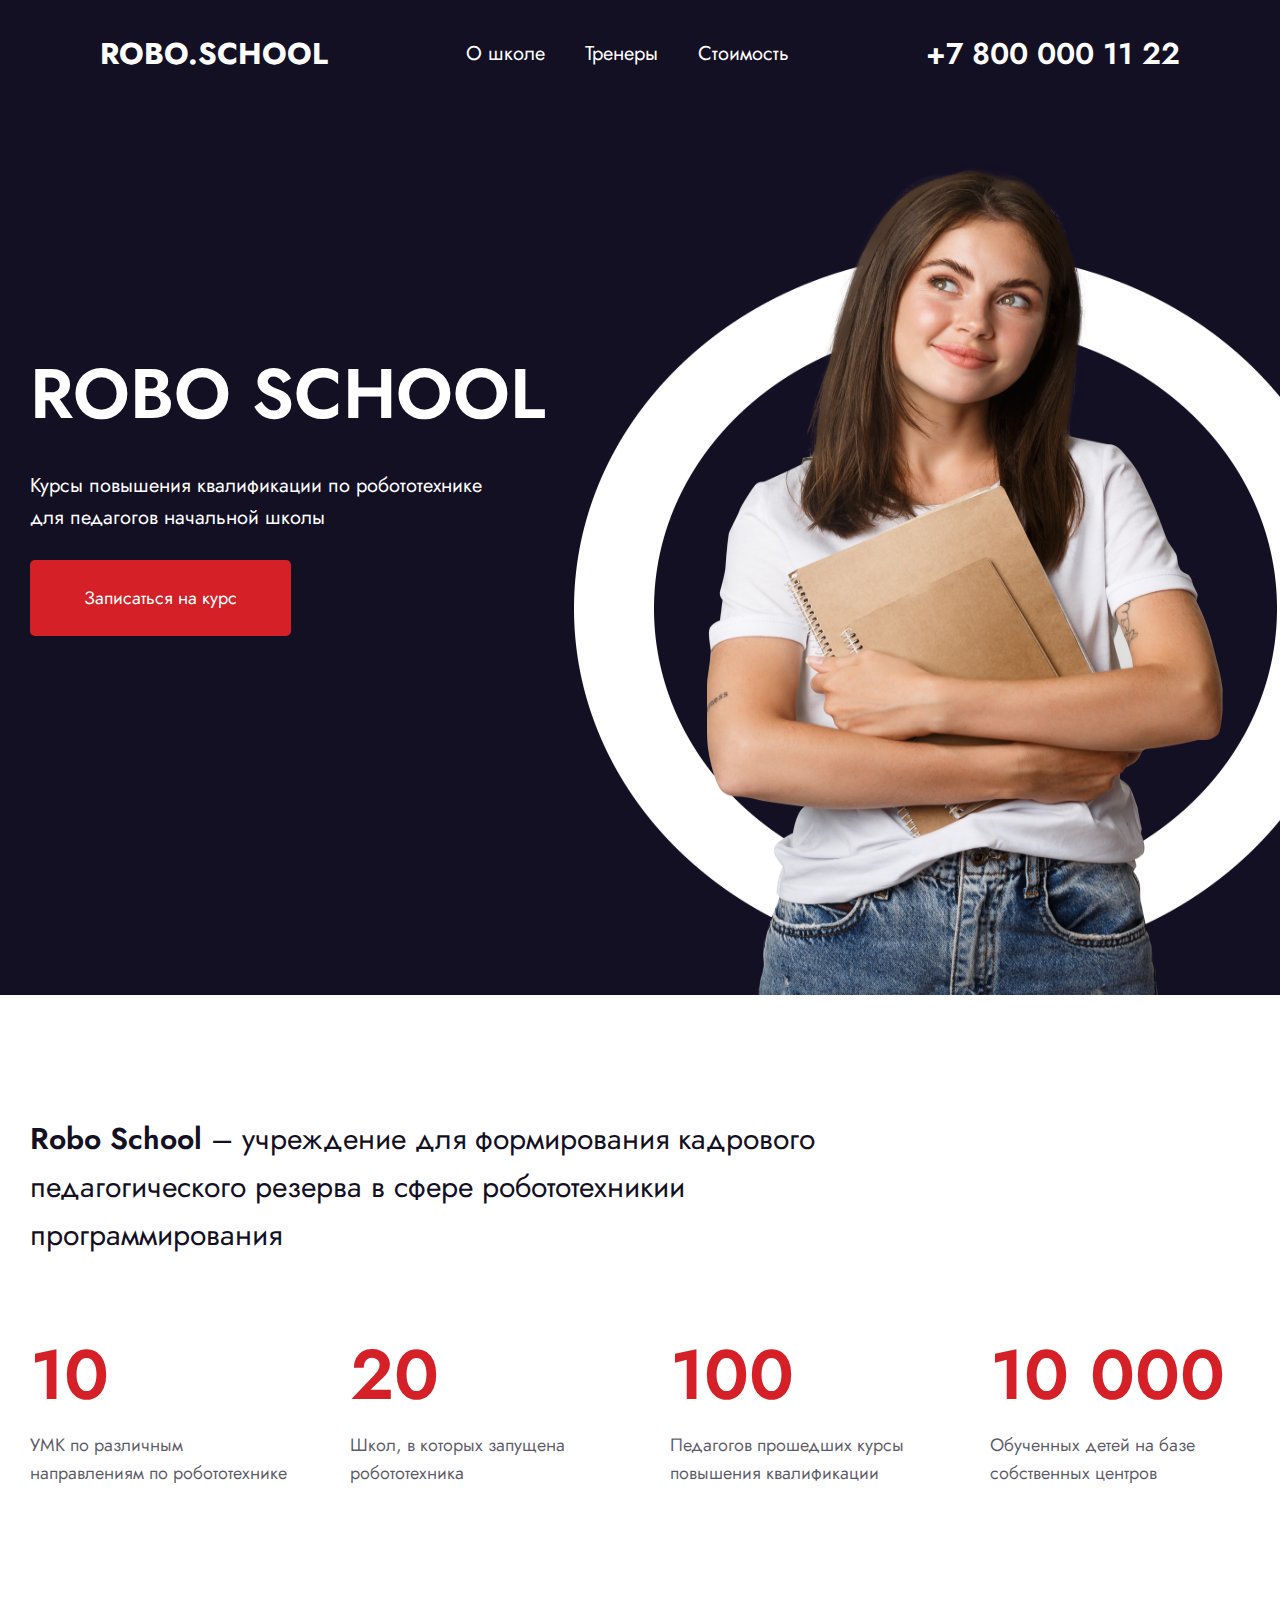
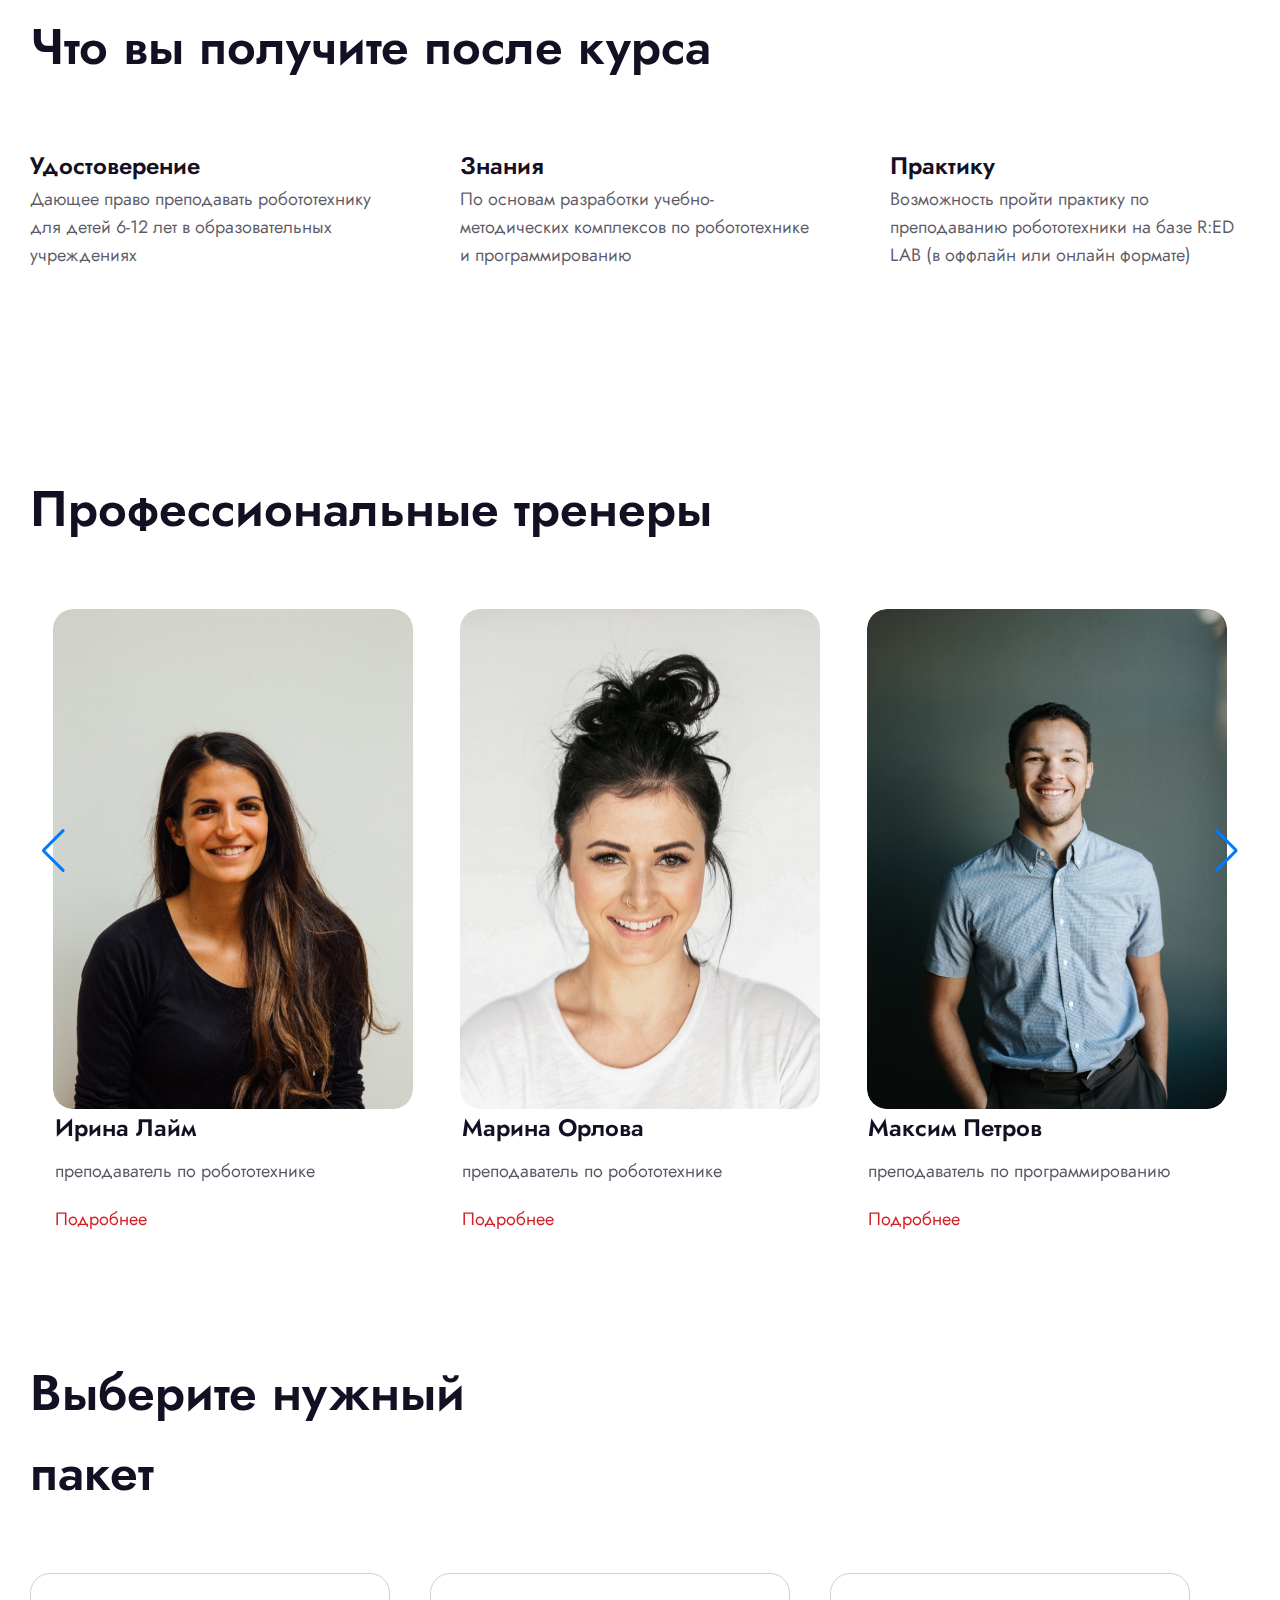
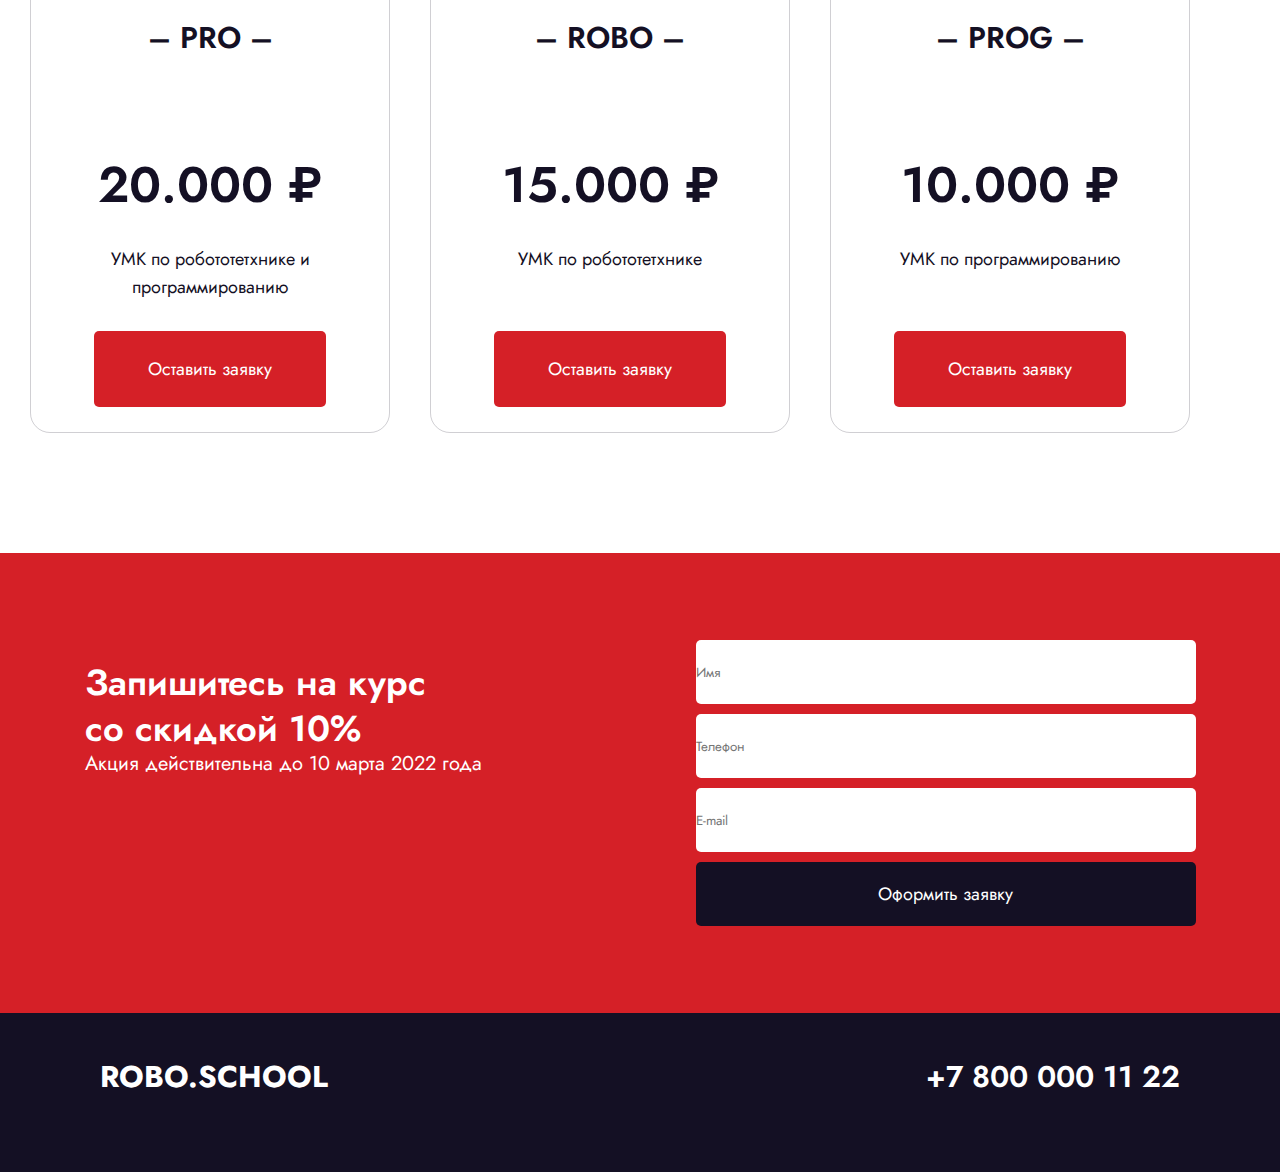
<file: robo-school_verstka/index.html>
<!DOCTYPE html>
<html lang="en">

<head>
  <meta charset="UTF-8" />
  <meta name="viewport" content="width=device-width, initial-scale=1.0" />
  <title>Document</title>
  <link rel="stylesheet" href="./css/reset.css" />
  <link rel="stylesheet" href="./css/style.css" />
  <link rel="stylesheet" href="https://cdn.jsdelivr.net/npm/swiper@11/swiper-bundle.min.css" />
  <link rel="preconnect" href="https://fonts.googleapis.com" />
  <link rel="preconnect" href="https://fonts.gstatic.com" crossorigin />
  <link href="https://fonts.googleapis.com/css2?family=Jost:wght@100..900&display=swap" rel="stylesheet" />

  <script defer src="https://cdn.jsdelivr.net/npm/swiper@11/swiper-bundle.min.js"></script>
  <script defer src="./js/sliders/coaches.js"></script>
</head>

<body>
  <header class="header">
    <div class="header__nav">
      <a class="header__nav-logo header__link" href="#">ROBO.SCHOOL</a>
      <ul class="header__nav-list">
        <li class="header__nav-item">
          <a class="header__link" href="#">О школе</a>
        </li>
        <li class="header__nav-item">
          <a class="header__link" href="#">Тренеры</a>
        </li>
        <li class="header__nav-item">
          <a class="header__link" href="#">Стоимость</a>
        </li>
      </ul>
      <a class="header__nav-tel header__link" href="tel:++78000001122">+7 800 000 11 22</a>
    </div>
  </header>
  <main>
    <section class="welcome">
      <div class="container">
        <div class="welcome__content">
          <div class="welcome__information">
            <h1 class="welcome__title">ROBO SCHOOL</h1>
            <p class="welcome__description">
              Курсы повышения квалификации по робототехнике для педагогов
              начальной школы
            </p>
            <a class="welcome__btn" href="#"> Записаться на курс </a>
          </div>
          <div class="welcome__image">
            <img class="header__photo" src="./img/Group 211.png" alt="" />
          </div>
        </div>
      </div>
    </section>
    <section class="about-us">
      <div class="container">
        <div class="about-us__content">
          <div class="about-us__text">
            <p class="about-us__description">
              <span>Robo School</span> – учреждение для формирования кадрового
              педагогического резерва в сфере робототехникии программирования
            </p>
          </div>
          <div class="about-us__merits">
            <ul class="about-us__list">
              <li class="about-us__items">
                <p class="about-us__item">10</p>
                <p class="about-us__item-text">
                  УМК по различным направлениям по робототехнике
                </p>
              </li>
              <li class="about-us__items">
                <p class="about-us__item">20</p>
                <p class="about-us__item-text">
                  Школ, в которых запущена робототехника
                </p>
              </li>
              <li class="about-us__items">
                <p class="about-us__item">100</p>
                <p class="about-us__item-text">
                  Педагогов прошедших курсы повышения квалификации
                </p>
              </li>
              <li class="about-us__items">
                <p class="about-us__item">10 000</p>
                <p class="about-us__item-text">
                  Обученных детей на базе собственных центров
                </p>
              </li>
            </ul>
          </div>
        </div>
      </div>
    </section>
    <section class="possibility">
      <div class="container">
        <div class="possibility__content">
          <h3 class="possibility__text">Что вы получите после курса</h3>
          <ul class="possibility__list">
            <li class="possibility__items">
              <p class="possibility__item">Удостоверение</p>
              <p class="possibility__item-text">
                Дающее право преподавать робототехнику для детей 6-12 лет в
                образовательных учреждениях
              </p>
            </li>
            <li class="possibility__items">
              <p class="possibility__item">Знания</p>
              <p class="possibility__item-text">
                По основам разработки учебно-методических комплексов по
                робототехнике и программированию
              </p>
            </li>
            <li class="possibility__items">
              <p class="possibility__item">Практику</p>
              <p class="possibility__item-text">
                Возможность пройти практику по преподаванию робототехники на
                базе R:ED LAB (в оффлайн или онлайн формате)
              </p>
            </li>
          </ul>
        </div>
      </div>
    </section>
    <section class="slider">
      <div class="container">
        <div class="swiper">
          <p class="swiper__text">Профессиональные тренеры</p>
          <div class="swiper-wrapper">
            <div class="swiper-slide">
              <img class="photo-couch" src="./img/couch1.jpg" alt="couch 1" />
              <div class="information__couch">
                <p class="name-couch">Ирина Лайм</p>
                <p class="post-couch">преподаватель по робототехнике</p>
                <a class="detailed" href="#">Подробнее</a>
              </div>
            </div>
            <div class="swiper-slide">
              <img class="photo-couch" src="./img/couch2.jpg" alt="couch 2" />
              <div class="information__couch">
                <p class="name-couch">Марина Орлова</p>
                <p class="post-couch">преподаватель по робототехнике</p>
                <a class="detailed" href="#">Подробнее</a>
              </div>
            </div>
            <div class="swiper-slide">
              <img class="photo-couch" src="./img/couch3.jpg" alt="couch 3" />
              <div class="information__couch">
                <p class="name-couch">Максим Петров</p>
                <p class="post-couch">преподаватель по программированию</p>
                <a class="detailed" href="#">Подробнее</a>
              </div>
            </div>
            <div class="swiper-slide">
              <img class="photo-couch" src="./img/couch4.jpg" alt="couch 4" />
              <div class="information__couch">
                <p class="name-couch">Константин Назаров</p>
                <p class="post-couch">преподаватель по робототехнике</p>
                <a class="detailed" href="#">Подробнее</a>
              </div>
            </div>
            <div class="swiper-slide">
              <img class="photo-couch" src="./img/couch5.jpg" alt="couch 5" />
              <div class="information__couch">
                <p class="name-couch">Лиза Весенняя</p>
                <p class="post-couch">преподаватель по программированию</p>
                <a class="detailed" href="#">Подробнее</a>
              </div>
            </div>
          </div>
          <div class="swiper-button-prev"></div>
          <div class="swiper-button-next"></div>
        </div>
      </div>
    </section>
    <section class="offer">
      <div class="container">
        <div class="offer__content">
          <h3 class="offer__text">Выберите нужный пакет</h3>
          <div class="offer__items">
            <div class="offer__item">
              <p class="pro">– PRO –</p>
              <p class="pro-price">20.000 ₽</p>
              <p class="pro-text">УМК по робототетхнике и программированию</p>
              <a class="pro-btn" href="#">Оставить заявку</a>
            </div>
            <div class="offer__item">
              <p class="pro">– ROBO –</p>
              <p class="pro-price">15.000 ₽</p>
              <p class="pro-text">УМК по робототетхнике</p>
              <a class="pro-btn" href="#">Оставить заявку</a>
            </div>
            <div class="offer__item">
              <p class="pro">– PROG –</p>
              <p class="pro-price">10.000 ₽</p>
              <p class="pro-text">УМК по программированию</p>
              <a class="pro-btn" href="#">Оставить заявку</a>
            </div>
          </div>
        </div>
      </div>
    </section>
    <section class="registration">
      <div class="container">
        <div class="registration__content">
          <div class="registration__text">
            <span class="stock">Запишитесь на курс<br> со скидкой 10%</span>
            <p class="text-stock">
              Акция действительна до 10 марта 2022 года
            </p>
          </div>
          <div class="registration__field">
            <form class="registration__form">
              <input class="registration__input" type="text" placeholder="Имя" />
              <input class="registration__input" type="text" placeholder="Телефон" />
              <input class="registration__input" type="text" placeholder="E-mail" />
              <a class="registration__btn" href="#">Оформить заявку</a>
            </form>
          </div>
        </div>
      </div>
    </section>
  </main>
  <footer class="footer">
    <div class="footer__text">
      <h3 class="footer__title">ROBO.SCHOOL</h3>
      <a class="footer__number" href="tel:++78000001122">+7 800 000 11 22</a>
    </div>
  </footer>
</body>

</html>
</file>
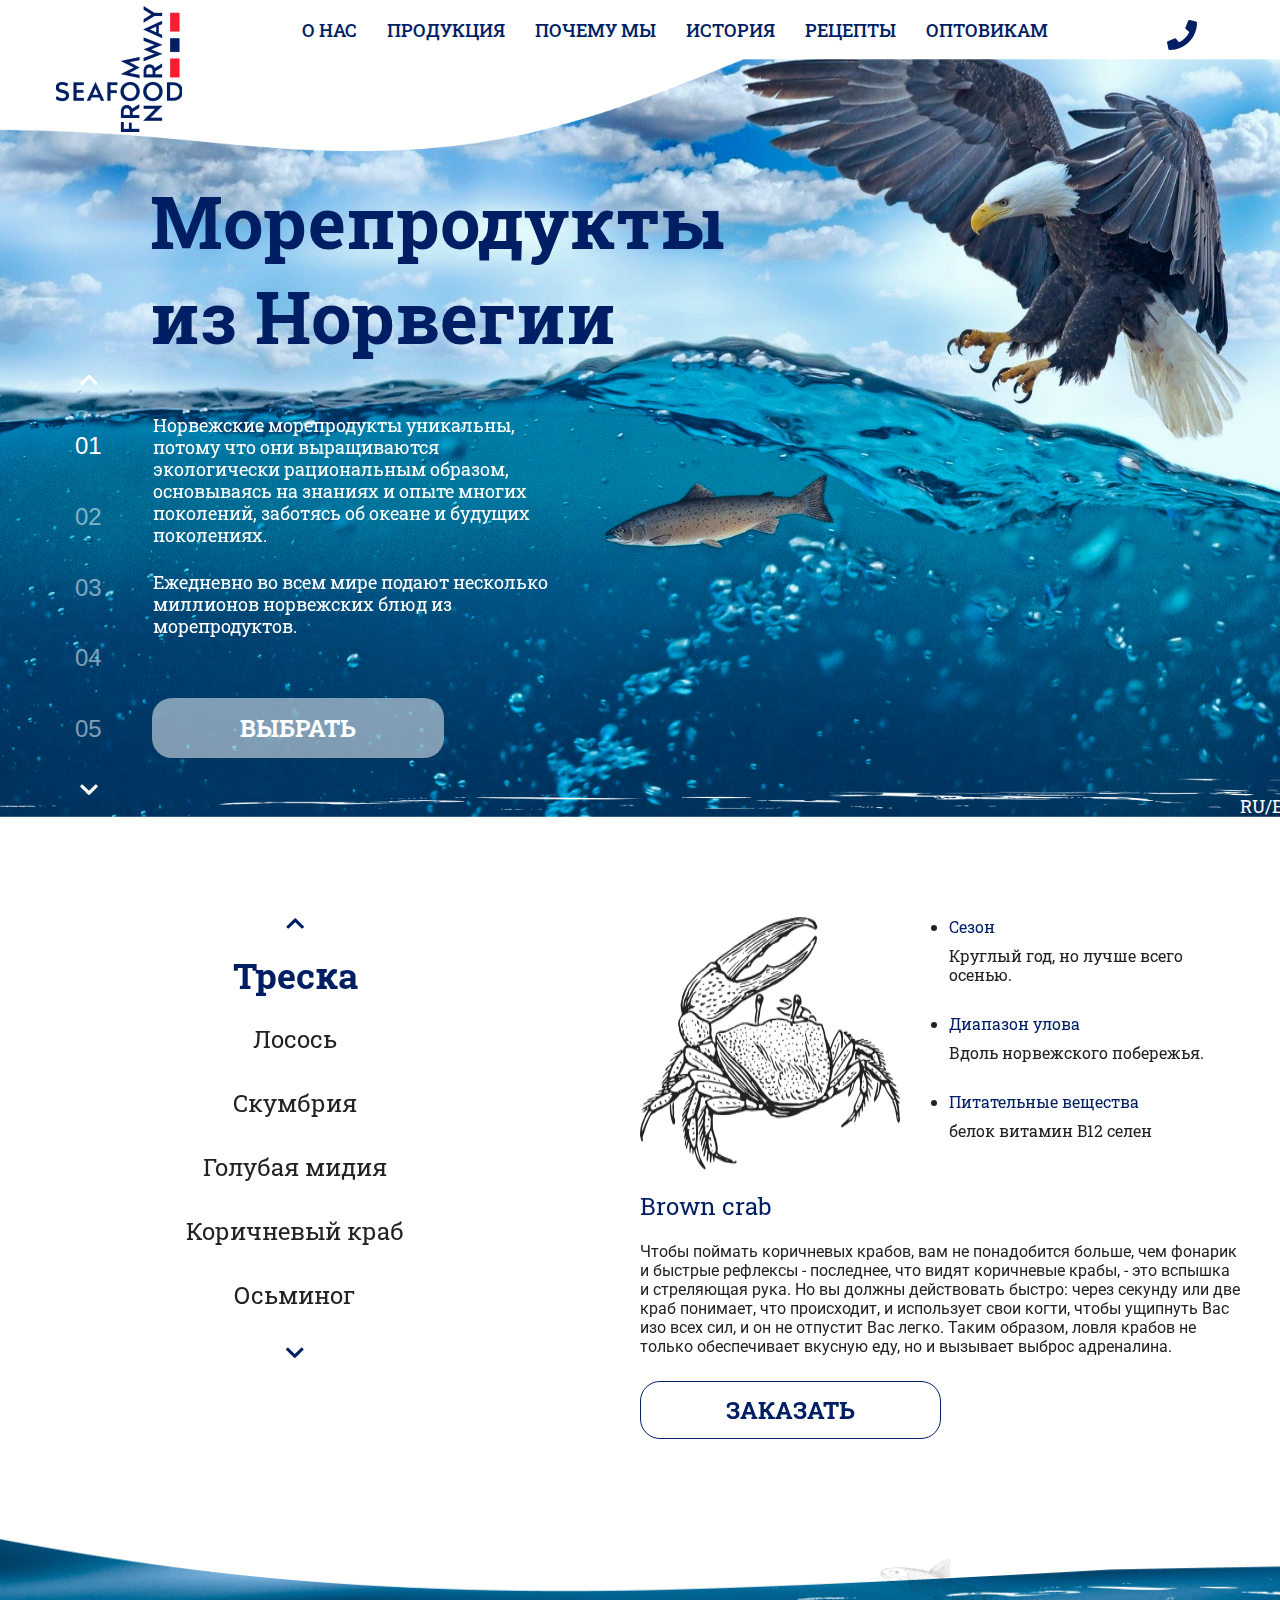
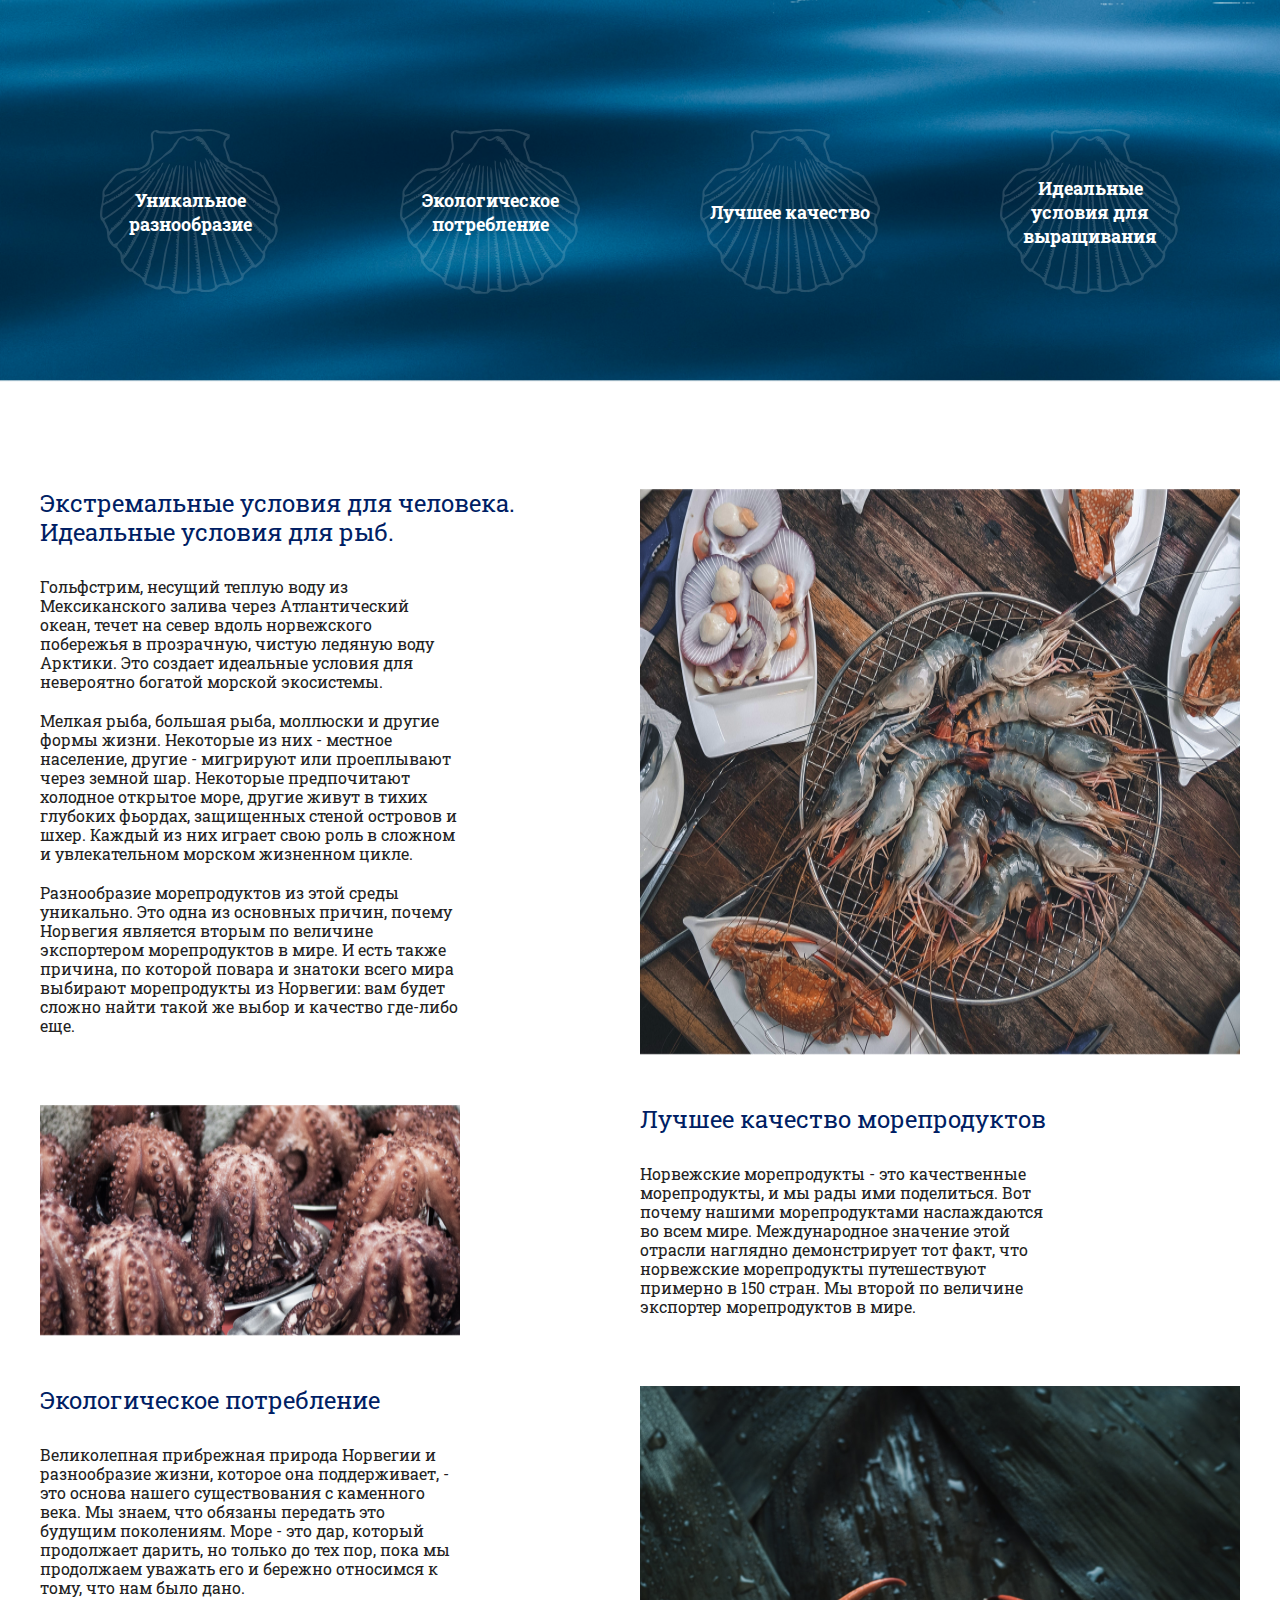
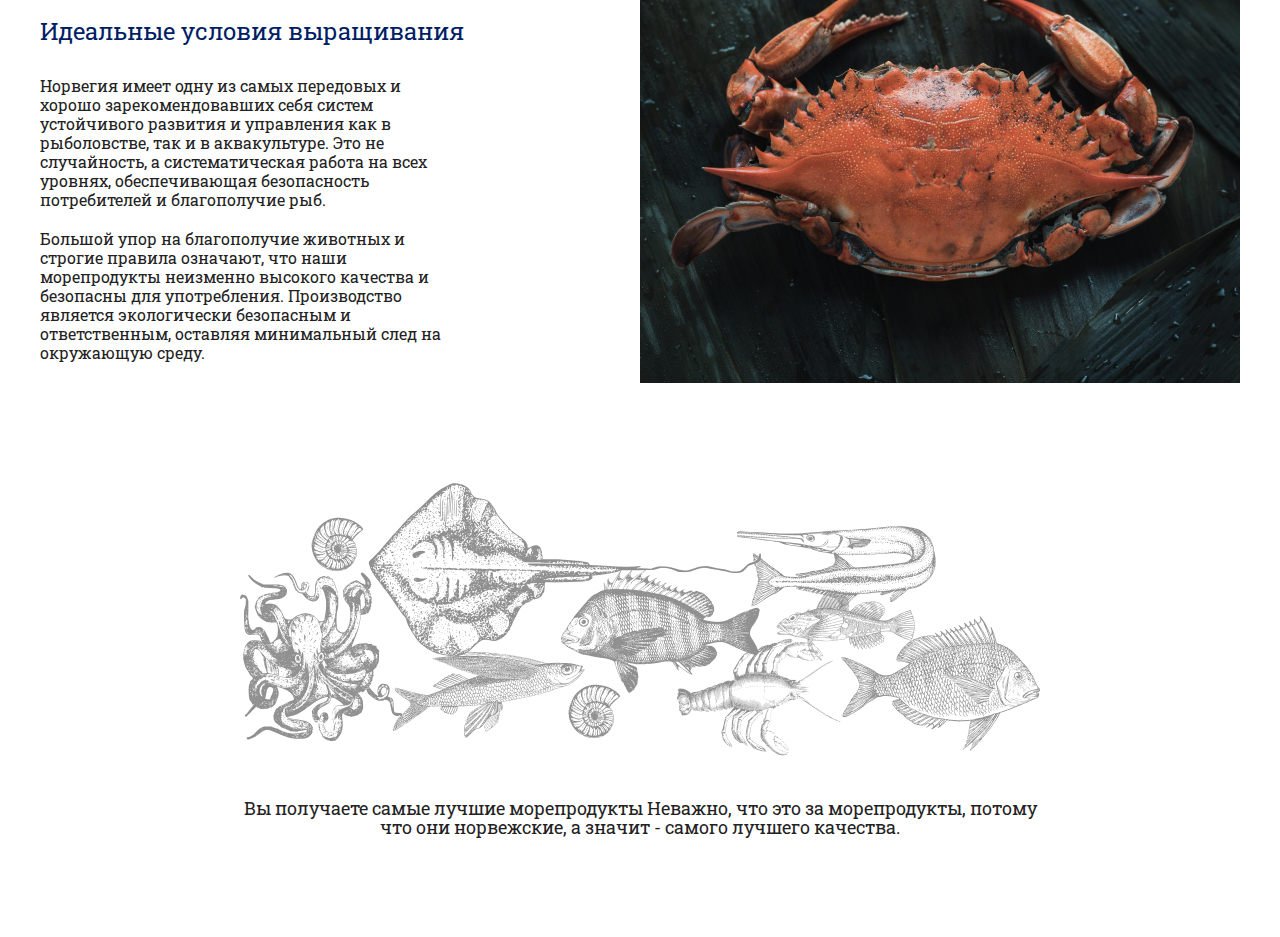
<file: seafood_verstka/index.html>
<!DOCTYPE html>
<html lang="en">

<head>
  <meta charset="UTF-8" />
  <meta name="viewport" content="width=device-width, initial-scale=1.0" />
  <meta http-equiv="X-UA-Compatible" content="ie=edge" />
  <title>Document</title>
  <link rel="preconnect" href="https://fonts.googleapis.com" />
  <link rel="preconnect" href="https://fonts.gstatic.com" crossorigin />
  <link href="https://fonts.googleapis.com/css2?family=Roboto+Slab:wght@100..900&display=swap" rel="stylesheet" />
  <link rel="preconnect" href="https://fonts.googleapis.com" />
  <link rel="preconnect" href="https://fonts.gstatic.com" crossorigin />
  <link href="https://fonts.googleapis.com/css2?family=Roboto:wght@400;500&display=swap" rel="stylesheet" />
  <link rel="stylesheet" href="css/reset.css" />
  <link rel="stylesheet" href="css/slick.css" />
  <link rel="stylesheet" href="css/jquery.fancybox.css" />
  <link rel="stylesheet" href="css/style.css" />
</head>

<body>
  <header class="header">
    <div class="container">
      <div class="header__top">
        <a class="logo" href="#">
          <img class="logo__img" src="images/logo.png" alt="" />
        </a>
        <nav class="menu">
          <ul class="menu__list">
            <li class="menu__item">
              <a class="menu__link" href="#">О нас</a>
            </li>
            <li class="menu__item">
              <a class="menu__link" href="#">Продукция</a>
            </li>
            <li class="menu__item">
              <a class="menu__link" href="#">Почему мы</a>
            </li>
            <li class="menu__item">
              <a class="menu__link" href="#">История</a>
            </li>
            <li class="menu__item">
              <a class="menu__link" href="#">Рецепты</a>
            </li>
            <li class="menu__item">
              <a class="menu__link" href="#">Оптовикам</a>
            </li>
          </ul>
        </nav>
        <a class="phone" href="tel:298813723">
          <img class="phone__img" src="images/phone.svg" alt="" />
        </a>
      </div>
    </div>
    <div class="header__content">
      <div class="container">
        <h1 class="title">Морепродукты из Норвегии</h1>
        <div class="header-slider">
          <div class="header-slider_item">
            <p class="header-slider__text">
              Норвежские морепродукты уникальны, потому что они выращиваются
              экологически рациональным образом, основываясь на знаниях и
              опыте многих поколений, заботясь об океане и будущих поколениях.
            </p>
            <p class="header-slider__text">
              Ежедневно во всем мире подают несколько миллионов норвежских
              блюд из морепродуктов.
            </p>
          </div>
          <div class="header-slider_item">
            <p class="header-slider__text">
              Норвежские морепродукты уникальны, потому что они выращиваются
              экологически рациональным образом, основываясь на знаниях и
              опыте многих поколений, заботясь об океане и будущих поколениях.
            </p>
            <p class="header-slider__text">
              Ежедневно во всем мире подают несколько миллионов норвежских
              блюд из морепродуктов.
            </p>
          </div>
          <div class="header-slider_item">
            <p class="header-slider__text">
              Норвежские морепродукты уникальны, потому что они выращиваются
              экологически рациональным образом, основываясь на знаниях и
              опыте многих поколений, заботясь об океане и будущих поколениях.
            </p>
            <p class="header-slider__text">
              Ежедневно во всем мире подают несколько миллионов норвежских
              блюд из морепродуктов.
            </p>
          </div>
          <div class="header-slider_item">
            <p class="header-slider__text">
              Норвежские морепродукты уникальны, потому что они выращиваются
              экологически рациональным образом, основываясь на знаниях и
              опыте многих поколений, заботясь об океане и будущих поколениях.
            </p>
            <p class="header-slider__text">
              Ежедневно во всем мире подают несколько миллионов норвежских
              блюд из морепродуктов.
            </p>
          </div>
          <div class="header-slider_item">
            <p class="header-slider__text">
              Норвежские морепродукты уникальны, потому что они выращиваются
              экологически рациональным образом, основываясь на знаниях и
              опыте многих поколений, заботясь об океане и будущих поколениях.
            </p>
            <p class="header-slider__text">
              Ежедневно во всем мире подают несколько миллионов норвежских
              блюд из морепродуктов.
            </p>
          </div>
        </div>
        <a class="header__content-btn" href="#">ВЫБРАТЬ</a>
        <div class="header_content-box">
          <a class="header__content-link" href="#">RU</a>/
          <a class="header__content-link" href="#">EN</a>
        </div>
      </div>
    </div>
  </header>

  <main class="main">
    <section class="product">
      <div class="container">
        <div class="product__inner">
          <div class="product__name">
            <h3 class="product__name-item">Треска</h3>
            <h3 class="product__name-item">Лосось</h3>
            <h3 class="product__name-item">Скумбрия</h3>
            <h3 class="product__name-item">Голубая мидия</h3>
            <h3 class="product__name-item">Коричневый краб</h3>
            <h3 class="product__name-item">Осьминог</h3>
            <h3 class="product__name-item">Треска</h3>
            <h3 class="product__name-item">Лосось</h3>
            <h3 class="product__name-item">Скумбрия</h3>
            <h3 class="product__name-item">Осьминог</h3>
          </div>
          <div class="product__content">
            <div class="product__content-element">
              <div class="product__content-box">
                <img class="product__content-img" src="images/product.png" alt="" />
                <ul class="product__contnt-list">
                  <li class="product__content-item">
                    <span>Сезон</span>
                    Круглый год, но лучше всего осенью.
                  </li>
                  <li class="product__content-item">
                    <span>Диапазон улова</span>
                    Вдоль норвежского побережья.
                  </li>
                  <li class="product__content-item">
                    <span>Питательные вещества</span>
                    белок витамин B12 селен
                  </li>
                </ul>
              </div>
              <h3 class="product__content-title">Brown crab</h3>
              <p class="product__content-text">
                Чтобы поймать коричневых крабов, вам не понадобится больше,
                чем фонарик и быстрые рефлексы - последнее, что видят
                коричневые крабы, - это вспышка и стреляющая рука. Но вы
                должны действовать быстро: через секунду или две краб
                понимает, что происходит, и использует свои когти, чтобы
                ущипнуть Вас изо всех сил, и он не отпустит Вас легко. Таким
                образом, ловля крабов не только обеспечивает вкусную еду, но и
                вызывает выброс адреналина.
              </p>
              <button class="product__content-btn">ЗАКАЗАТЬ</button>
            </div>
            <div class="product__content-element">
              <div class="product__content-box">
                <img class="product__content-img" src="images/product.png" alt="" />
                <ul class="product__contnt-list">
                  <li class="product__content-item">
                    <span>Сезон</span>
                    Круглый год, но лучше всего осенью.
                  </li>
                  <li class="product__content-item">
                    <span>Диапазон улова</span>
                    Вдоль норвежского побережья.
                  </li>
                  <li class="product__content-item">
                    <span>Питательные вещества</span>
                    белок витамин B12 селен
                  </li>
                </ul>
              </div>
              <h3 class="product__content-title">Brown crab</h3>
              <p class="product__content-text">
                Чтобы поймать коричневых крабов, вам не понадобится больше,
                чем фонарик и быстрые рефлексы - последнее, что видят
                коричневые крабы, - это вспышка и стреляющая рука. Но вы
                должны действовать быстро: через секунду или две краб
                понимает, что происходит, и использует свои когти, чтобы
                ущипнуть Вас изо всех сил, и он не отпустит Вас легко. Таким
                образом, ловля крабов не только обеспечивает вкусную еду, но и
                вызывает выброс адреналина.
              </p>
              <button class="product__content-btn">ЗАКАЗАТЬ</button>
            </div>
            <div class="product__content-element">
              <div class="product__content-box">
                <img class="product__content-img" src="images/product.png" alt="" />
                <ul class="product__contnt-list">
                  <li class="product__content-item">
                    <span>Сезон</span>
                    Круглый год, но лучше всего осенью.
                  </li>
                  <li class="product__content-item">
                    <span>Диапазон улова</span>
                    Вдоль норвежского побережья.
                  </li>
                  <li class="product__content-item">
                    <span>Питательные вещества</span>
                    белок витамин B12 селен
                  </li>
                </ul>
              </div>
              <h3 class="product__content-title">Brown crab</h3>
              <p class="product__content-text">
                Чтобы поймать коричневых крабов, вам не понадобится больше,
                чем фонарик и быстрые рефлексы - последнее, что видят
                коричневые крабы, - это вспышка и стреляющая рука. Но вы
                должны действовать быстро: через секунду или две краб
                понимает, что происходит, и использует свои когти, чтобы
                ущипнуть Вас изо всех сил, и он не отпустит Вас легко. Таким
                образом, ловля крабов не только обеспечивает вкусную еду, но и
                вызывает выброс адреналина.
              </p>
              <button class="product__content-btn">ЗАКАЗАТЬ</button>
            </div>
            <div class="product__content-element">
              <div class="product__content-box">
                <img class="product__content-img" src="images/product.png" alt="" />
                <ul class="product__contnt-list">
                  <li class="product__content-item">
                    <span>Сезон</span>
                    Круглый год, но лучше всего осенью.
                  </li>
                  <li class="product__content-item">
                    <span>Диапазон улова</span>
                    Вдоль норвежского побережья.
                  </li>
                  <li class="product__content-item">
                    <span>Питательные вещества</span>
                    белок витамин B12 селен
                  </li>
                </ul>
              </div>
              <h3 class="product__content-title">Brown crab</h3>
              <p class="product__content-text">
                Чтобы поймать коричневых крабов, вам не понадобится больше,
                чем фонарик и быстрые рефлексы - последнее, что видят
                коричневые крабы, - это вспышка и стреляющая рука. Но вы
                должны действовать быстро: через секунду или две краб
                понимает, что происходит, и использует свои когти, чтобы
                ущипнуть Вас изо всех сил, и он не отпустит Вас легко. Таким
                образом, ловля крабов не только обеспечивает вкусную еду, но и
                вызывает выброс адреналина.
              </p>
              <button class="product__content-btn">ЗАКАЗАТЬ</button>
            </div>
            <div class="product__content-element">
              <div class="product__content-box">
                <img class="product__content-img" src="images/product.png" alt="" />
                <ul class="product__contnt-list">
                  <li class="product__content-item">
                    <span>Сезон</span>
                    Круглый год, но лучше всего осенью.
                  </li>
                  <li class="product__content-item">
                    <span>Диапазон улова</span>
                    Вдоль норвежского побережья.
                  </li>
                  <li class="product__content-item">
                    <span>Питательные вещества</span>
                    белок витамин B12 селен
                  </li>
                </ul>
              </div>
              <h3 class="product__content-title">Brown crab</h3>
              <p class="product__content-text">
                Чтобы поймать коричневых крабов, вам не понадобится больше,
                чем фонарик и быстрые рефлексы - последнее, что видят
                коричневые крабы, - это вспышка и стреляющая рука. Но вы
                должны действовать быстро: через секунду или две краб
                понимает, что происходит, и использует свои когти, чтобы
                ущипнуть Вас изо всех сил, и он не отпустит Вас легко. Таким
                образом, ловля крабов не только обеспечивает вкусную еду, но и
                вызывает выброс адреналина.
              </p>
              <button class="product__content-btn">ЗАКАЗАТЬ</button>
            </div>
            <div class="product__content-element">
              <div class="product__content-box">
                <img class="product__content-img" src="images/product.png" alt="" />
                <ul class="product__contnt-list">
                  <li class="product__content-item">
                    <span>Сезон</span>
                    Круглый год, но лучше всего осенью.
                  </li>
                  <li class="product__content-item">
                    <span>Диапазон улова</span>
                    Вдоль норвежского побережья.
                  </li>
                  <li class="product__content-item">
                    <span>Питательные вещества</span>
                    белок витамин B12 селен
                  </li>
                </ul>
              </div>
              <h3 class="product__content-title">Brown crab</h3>
              <p class="product__content-text">
                Чтобы поймать коричневых крабов, вам не понадобится больше,
                чем фонарик и быстрые рефлексы - последнее, что видят
                коричневые крабы, - это вспышка и стреляющая рука. Но вы
                должны действовать быстро: через секунду или две краб
                понимает, что происходит, и использует свои когти, чтобы
                ущипнуть Вас изо всех сил, и он не отпустит Вас легко. Таким
                образом, ловля крабов не только обеспечивает вкусную еду, но и
                вызывает выброс адреналина.
              </p>
              <button class="product__content-btn">ЗАКАЗАТЬ</button>
            </div>
            <div class="product__content-element">
              <div class="product__content-box">
                <img class="product__content-img" src="images/product.png" alt="" />
                <ul class="product__contnt-list">
                  <li class="product__content-item">
                    <span>Сезон</span>
                    Круглый год, но лучше всего осенью.
                  </li>
                  <li class="product__content-item">
                    <span>Диапазон улова</span>
                    Вдоль норвежского побережья.
                  </li>
                  <li class="product__content-item">
                    <span>Питательные вещества</span>
                    белок витамин B12 селен
                  </li>
                </ul>
              </div>
              <h3 class="product__content-title">Brown crab</h3>
              <p class="product__content-text">
                Чтобы поймать коричневых крабов, вам не понадобится больше,
                чем фонарик и быстрые рефлексы - последнее, что видят
                коричневые крабы, - это вспышка и стреляющая рука. Но вы
                должны действовать быстро: через секунду или две краб
                понимает, что происходит, и использует свои когти, чтобы
                ущипнуть Вас изо всех сил, и он не отпустит Вас легко. Таким
                образом, ловля крабов не только обеспечивает вкусную еду, но и
                вызывает выброс адреналина.
              </p>
              <button class="product__content-btn">ЗАКАЗАТЬ</button>
            </div>
            <div class="product__content-element">
              <div class="product__content-box">
                <img class="product__content-img" src="images/product.png" alt="" />
                <ul class="product__contnt-list">
                  <li class="product__content-item">
                    <span>Сезон</span>
                    Круглый год, но лучше всего осенью.
                  </li>
                  <li class="product__content-item">
                    <span>Диапазон улова</span>
                    Вдоль норвежского побережья.
                  </li>
                  <li class="product__content-item">
                    <span>Питательные вещества</span>
                    белок витамин B12 селен
                  </li>
                </ul>
              </div>
              <h3 class="product__content-title">Brown crab</h3>
              <p class="product__content-text">
                Чтобы поймать коричневых крабов, вам не понадобится больше,
                чем фонарик и быстрые рефлексы - последнее, что видят
                коричневые крабы, - это вспышка и стреляющая рука. Но вы
                должны действовать быстро: через секунду или две краб
                понимает, что происходит, и использует свои когти, чтобы
                ущипнуть Вас изо всех сил, и он не отпустит Вас легко. Таким
                образом, ловля крабов не только обеспечивает вкусную еду, но и
                вызывает выброс адреналина.
              </p>
              <button class="product__content-btn">ЗАКАЗАТЬ</button>
            </div>
            <div class="product__content-element">
              <div class="product__content-box">
                <img class="product__content-img" src="images/product.png" alt="" />
                <ul class="product__contnt-list">
                  <li class="product__content-item">
                    <span>Сезон</span>
                    Круглый год, но лучше всего осенью.
                  </li>
                  <li class="product__content-item">
                    <span>Диапазон улова</span>
                    Вдоль норвежского побережья.
                  </li>
                  <li class="product__content-item">
                    <span>Питательные вещества</span>
                    белок витамин B12 селен
                  </li>
                </ul>
              </div>
              <h3 class="product__content-title">Brown crab</h3>
              <p class="product__content-text">
                Чтобы поймать коричневых крабов, вам не понадобится больше,
                чем фонарик и быстрые рефлексы - последнее, что видят
                коричневые крабы, - это вспышка и стреляющая рука. Но вы
                должны действовать быстро: через секунду или две краб
                понимает, что происходит, и использует свои когти, чтобы
                ущипнуть Вас изо всех сил, и он не отпустит Вас легко. Таким
                образом, ловля крабов не только обеспечивает вкусную еду, но и
                вызывает выброс адреналина.
              </p>
              <button class="product__content-btn">ЗАКАЗАТЬ</button>
            </div>
            <div class="product__content-element">
              <div class="product__content-box">
                <img class="product__content-img" src="images/product.png" alt="" />
                <ul class="product__contnt-list">
                  <li class="product__content-item">
                    <span>Сезон</span>
                    Круглый год, но лучше всего осенью.
                  </li>
                  <li class="product__content-item">
                    <span>Диапазон улова</span>
                    Вдоль норвежского побережья.
                  </li>
                  <li class="product__content-item">
                    <span>Питательные вещества</span>
                    белок витамин B12 селен
                  </li>
                </ul>
              </div>
              <h3 class="product__content-title">Brown crab</h3>
              <p class="product__content-text">
                Чтобы поймать коричневых крабов, вам не понадобится больше,
                чем фонарик и быстрые рефлексы - последнее, что видят
                коричневые крабы, - это вспышка и стреляющая рука. Но вы
                должны действовать быстро: через секунду или две краб
                понимает, что происходит, и использует свои когти, чтобы
                ущипнуть Вас изо всех сил, и он не отпустит Вас легко. Таким
                образом, ловля крабов не только обеспечивает вкусную еду, но и
                вызывает выброс адреналина.
              </p>
              <button class="product__content-btn">ЗАКАЗАТЬ</button>
            </div>
          </div>
        </div>
      </div>
    </section>
    <div class="seafood-box">
      <div class="container">
        <div class="seafood-box__items">
          <div class="seafood-box__item">Уникальное разнообразие</div>
          <div class="seafood-box__item">Экологическое потребление</div>
          <div class="seafood-box__item">Лучшее качество</div>
          <div class="seafood-box__item">
            Идеальные условия для выращивания
          </div>
        </div>
      </div>
    </div>
    <div class="seafood">
      <div class="container">
        <div class="seafood__items">
          <div class="seafood__item">
            <div class="seafood__item-content">
              <h3 class="seafood__item-title">
                Экстремальные условия для человека. Идеальные условия для рыб.
              </h3>
              <p class="seafood__item-text">
                Гольфстрим, несущий теплую воду из Мексиканского залива через
                Атлантический океан, течет на север вдоль норвежского
                побережья в прозрачную, чистую ледяную воду Арктики. Это
                создает идеальные условия для невероятно богатой морской
                экосистемы.
              </p>
              <p class="seafood__item-text">
                Мелкая рыба, большая рыба, моллюски и другие формы жизни.
                Некоторые из них - местное население, другие - мигрируют или
                проеплывают через земной шар. Некоторые предпочитают холодное
                открытое море, другие живут в тихих глубоких фьордах,
                защищенных стеной островов и шхер. Каждый из них играет свою
                роль в сложном и увлекательном морском жизненном цикле.
              </p>
              <p class="seafood__item-text">
                Разнообразие морепродуктов из этой среды уникально. Это одна
                из основных причин, почему Норвегия является вторым по
                величине экспортером морепродуктов в мире. И есть также
                причина, по которой повара и знатоки всего мира выбирают
                морепродукты из Норвегии: вам будет сложно найти такой же
                выбор и качество где-либо еще.
              </p>
            </div>
            <img class="seafood__item-img" src="./images/content1.png" alt="" />
          </div>
          <div class="seafood__item seafood__item--text--right">
            <img class="seafood__item-img" src="./images/content2.png" alt="" />
            <div class="seafood__item-content">
              <h3 class="seafood__item-title">
                Лучшее качество морепродуктов
              </h3>
              <p class="seafood__item-text">
                Норвежские морепродукты - это качественные морепродукты, и мы
                рады ими поделиться. Вот почему нашими морепродуктами
                наслаждаются во всем мире. Международное значение этой отрасли
                наглядно демонстрирует тот факт, что норвежские морепродукты
                путешествуют примерно в 150 стран. Мы второй по величине
                экспортер морепродуктов в мире.
              </p>
            </div>
          </div>
          <div class="seafood__item">
            <div class="seafood__item-content">
              <h3 class="seafood__item-title">Экологическое потребление</h3>
              <p class="seafood__item-text">
                Великолепная прибрежная природа Норвегии и разнообразие жизни,
                которое она поддерживает, - это основа нашего существования с
                каменного века. Мы знаем, что обязаны передать это будущим
                поколениям. Море - это дар, который продолжает дарить, но
                только до тех пор, пока мы продолжаем уважать его и бережно
                относимся к тому, что нам было дано.
              </p>
              <h3 class="seafood__item-title">
                Идеальные условия выращивания
              </h3>
              <p class="seafood__item-text">
                Норвегия имеет одну из самых передовых и хорошо
                зарекомендовавших себя систем устойчивого развития и
                управления как в рыболовстве, так и в аквакультуре. Это не
                случайность, а систематическая работа на всех уровнях,
                обеспечивающая безопасность потребителей и благополучие рыб.
              </p>
              <p class="seafood__item-text">
                Большой упор на благополучие животных и строгие правила
                означают, что наши морепродукты неизменно высокого качества и
                безопасны для употребления. Производство является экологически
                безопасным и ответственным, оставляя минимальный след на
                окружающую среду.
              </p>
            </div>
            <img class="seafood__item-img" src="./images/content3.png" alt="" />
          </div>
        </div>
        <blockquote class="seafood__blockquote">
          <img class="seafood__blockquote-img" src="./images/blockquote.png" alt="">
          <p class="seafood__blockquote-text">
            Вы получаете самые лучшие морепродукты
            Неважно, что это за морепродукты, потому что они норвежские,
            а значит - самого лучшего качества.
          </p> 
          </blockquote>
      </div>
    </div>
  </main>

  <script src="https://ajax.googleapis.com/ajax/libs/jquery/3.4.1/jquery.min.js"></script>
  <script src="js/slick.min.js"></script>
  <script src="js/jquery.fancybox.min.js"></script>
  <script src="js/main.js"></script>
</body>

</html>
</file>
<file: discover_verstka/styles/style.css>
html {
  box-sizing: border-box;
  scroll-behavior: smooth;
}

*,
*::after,
*::before {
  box-sizing: border-box;
}

a {
  text-decoration: none;
  color: inherit;
}

ul {
  list-style-type: none;
}

button{
  border: none;
  background-color: transparent;
  cursor: pointer;
}

body{
  background: url(../images/Background.jpg);
  background-repeat: no-repeat;
  background-size: cover;
  background-position: center;
  font-family: "Open Sans", sans-serif;
  font-weight: 400;
  font-size: 18px;
  line-height: 32px;
  min-width: 100%;
  max-height: 1100px;
  color: #fff;
}

.container {
  max-width: 1300px;
  margin: 0 auto;
}

.about-us,
.performance,
.introduction,
.footer {
  background-color: #000000;
}

.header__nav {
  display: flex;
  justify-content: space-between;
  align-items: center;
  padding: 65px 85px 0 85px;
  margin-bottom: 200px;
}

.header__list {
  display: flex;
  gap: 50px;
}

.header__link {
  font-weight: 600;
  font-size: 18px;
  line-height: 24px;
}

.header__search {
  display: flex;
  gap: 10px;
}

.header__search-item {
  opacity: 25%;
  line-height: 30px;
}

.header__search-text {
  opacity: 25%;
  line-height: 23px;
}

.welcom {
  margin-bottom: 500px;

}

.welcom__content {
  display: flex;
  justify-content: space-between;
  align-items: center;
  max-width: 1230px;
  padding-left: 80px;
  margin-bottom: 120px;
}

.networks {
  display: inline-flex;
  flex-direction: column;
  align-items: center;
  gap: 10px;
}

.networks__text {
  writing-mode: vertical-lr;
  transform: rotate(360deg);
  font-weight: 600px;
  line-height: 24px;
}

.welcom__content-title{
  max-width: 950px;
}

.blockquote__logo {
  display: inline-block;
  width: 72px;
  height: 2px;
  background-color: #FFC178;
}

.blockquote__text {
  font-weight: 700;
  line-height: 24px;
  color: #FFC178;
  text-transform: uppercase;
  letter-spacing: 6px;
  position: relative;
  left: 85px;
  bottom: 20px;
}

.welcom__title-description{
  font-weight: 400;
  font-size: 88px;
  line-height: 100px;
}
.welcom__title{
  font-weight: 700;
  font-size: 96px;
  line-height: 100px;
}

.welcom__btn {
  display: block;
  text-align: center;
  font-weight: 600;
  font-size: 18px;
  line-height: 24px;
}

.welcom__btn img{
  width: 14px;
  height: 20px;
}

.about-us {
  padding-bottom: 250px;
}

.about-us__content {
  display: flex;
  gap: 150px;
  align-items: center;
}

.about-us__picture {
  max-width: 570px;
  max-height: 720px;
}

.title {
  font-weight: 700;
  font-size: 64px;
  line-height: 87px;
  margin-bottom: 27px;
}

.text {
  font-weight: 600;
  font-size: 18px;
  line-height: 32px;
  margin-bottom: 28px;
}

.more-information {
  font-weight: 700;
  font-size: 18px;
  line-height: 24px;
  color: #FBD784;
}

.performance {
  padding-bottom: 220px;
}

.swiper,
.swiper-wrapper{
  max-height: 870px;
}

.swiper__performance-content{
  max-width: 940px;
  position: relative;
  bottom: 420px;
  margin: 0 auto;
  text-align: center;
}

.swiper-button-prev:after,
.swiper-button-next:after{
  color: #fff;
}

.swiper__photo {
    width: 100%;
    height: 100%;
    object-fit: cover;
}


.name span{
    display: inline-block;
    width: 72px;
    height: 2px;
    background-color: #FFC178;
    position: relative;
    bottom: 5px;
}

.name-text {
  display: inline;
  padding: 0 10px;
  font-weight: 700;
  font-size: 18px;
  line-height: 24px;
  color: #FBD784;
  text-transform: uppercase;
  letter-spacing: 6px;
}

.swiper__title {
  max-width: 700px;
  margin: 0 auto 27px auto;
}

.introduction {
  padding-bottom: 250px;
}

.introduction__content {
  display: flex;
  justify-content: space-between;
  align-items: center;
}

.introduction__content-text {
  max-width: 630px;
}

.introduction__description {
  max-width: 550px;
}

.introduction-photo {
  max-width: 570px;
  max-height: 720;
}
.footer{
  padding-bottom: 150px;
}
.footer__join {
  display: flex;
  justify-content: space-between;
  align-items: center;
  padding-bottom: 30px;
  margin-bottom: 55px;
  border-bottom: 1px solid rgba(255,255,255,0.4);
}

.footer__wrapper{
  display: inline-flex;
  align-items: center;
  gap: 20px;
}

.footer__logo{
  font-weight: 700;
  font-size: 48px;
  line-height: 65px;
}

.footer__join-text {
  font-weight: 400;
  font-size: 22px;
  line-height: 28px;
  letter-spacing: -0.3px;
}

.footer__join-btn {
  font-family: "Open Sans", sans-serif;
  padding: 24px 69px;
  border-radius: 10px;
  font-weight: 700;
  font-size: 17px;
  line-height: 22px;
  color: #000000;
  min-width: 240px;
  text-align: center;
  background-color: #FFA343;
}

.footer__information {
  display: flex;
  justify-content: space-between;
  margin-bottom: 100px;
}

.footer__registration {
  display: flex;
  flex-direction: column;
  justify-content: space-between;
  position: relative;
}

.footer__inner{
  display: flex;
  justify-content: space-between;
  border-bottom: 2px solid rgba(255, 255, 255, 0.4);
}


.footer__title {
  font-weight: 700;
  font-size: 36px;
  line-height: 49px;
  max-width: 380px;
}
textarea:focus,
input:focus {
  outline: none;
  background: #525151;
}
.footer__input {
  background-color: transparent;
  border: none;
  padding: 20px 0px 20px 10px;
  border-radius: 10px 10px 0 0;
  width: 320px;
}

.footer__registration-btn {
  background-color: #FFA343;
  padding: 21px 21px;
  border-radius: 8px 8px 0 0;

}

.item {
  margin-bottom: 10px;
}

.item-text {
  font-weight: 700;
  font-size: 20px;
  color: #FFD1A0;
  letter-spacing: -0.23px;
}

.item-link {
  font-weight: 400;
  font-size: 19px;
  letter-spacing: -0.2px;
}

.footer__last-line {
  display: flex;
  justify-content: space-between;
}
.footer__link-items{
  display: flex;
  gap: 50px;
}
.footer__link-item {
  font-weight: 400;
  font-size: 15px;
  line-height: 20px;
  letter-spacing: -0.2px;
}

.footer__networks {
  display: flex;
  gap: 50px;
}
</file>
<file: robin.w_verstka/css/style.css>
html {
  box-sizing: border-box;
  scroll-behavior: smooth;
}

*,
*::after,
*::before {
  box-sizing: border-box;
}

a {
  text-decoration: none;
  color: inherit;
}

ul {
  list-style-type: none;
}

.swiper {
  width: 100%;
  height: 300px;
}


button {
  border: none;
  background-color: transparent;
  cursor: pointer;
}

body {
  font-family: "Sen", sans-serif;
  font-weight: 400;
  font-size: 18px;
  line-height: 27px;
  color: #fff;
  background: #000;
}

.clip-path {
width: 100%;
height: 120%;
clip-path: inset(0 0 0 550px);
position: absolute;
background: #181823;
z-index: -1;
}

.container {
  max-width: 1360px;
  margin: 0 auto;
  padding: 0 10px;
}

.header__nav {
  display: flex;
  justify-content: space-between;
  padding: 32px 0px;
}
.menu__list{
  display: none;
}
.header__items {
  display: flex;
  justify-content: space-between;
  gap: 25px;
  font-size: 16px;
  line-height: 24px;
}

.menu__btn{
  display: none;
  width: 30px;
  height: 24px;
  position: relative;
  z-index: 2;
  text-align:-webkit-right;
}

.menu__btn span:first-child{
  display: block;
  width: 100%;
  height: 5px;
  background: #C4C4C4;
  margin-bottom: 5px;
}
.menu__btn span:last-child{
  display: block;
  width: 70%;
  height: 5px;
  background: #C4C4C4;
}

.header__link {
  padding: 32px 24px;
}

.header__link:hover {
  background: #5221e6;
}
.welcom {
  padding: 80px 0;
}

.welcom__content {
  position: relative;
}
.welcom__foto{
  width: 750px;
  height: 650px;
  object-fit: cover;
}

.welcom__about-me{
  position: absolute;
  top: 160px;
  left: 670px;
  padding-right: 15px;
}
.welcom__title {
  max-width: 740px;
  font-weight: 700;
  font-size: 78px;
  line-height: 93px;
  margin-bottom: 30px;

}
.title-span {
  opacity: 50%;
}
.welcom__description {
  max-width: 740px;

}

.achievements__content {
  padding: 120px 0;
}

.subtitle {
  font-weight: 700;
  font-size: 16px;
  line-height: 24px;
  color: #8491A0;
  text-transform: uppercase;
}

.achievements__title {
  max-width: 690px;
  margin-bottom: 40px;
}

.title {
  font-weight: 700;
  font-size: 55px;
  line-height: 66px;
  margin-bottom: 24px;
}

.achievements__items {
  display: flex;
  justify-content: space-between;
}

.span-google{
  color: #3CC74E;
}

.span-facebook{
  color: #609BFF;
}

.span-dribbble{
  color: #E95D90;
}

.achievements__item-number {
  font-size: 117px;
  line-height: 140px;
  color: #8491A0;
}
.achievements__title{
  margin-bottom: 40px;
}
.achievements__item-subtitle {
  text-transform: capitalize;
  font-size: 24px;
  line-height: 36px;
  margin-bottom: 22px;
}

.achievements__item-description {
  max-width: 380px;
  font-size: 16px;
  line-height: 24px;
  color: #8491A0;
  margin-bottom: 22px;
}


.about-me {
  background: #FFF3E4;
}

.about-me__content {
  display: flex;
  justify-content: space-between;
}

.about-me__information {
  padding: 120px 0 120px 110px;
}

.about-me__title {
  color: #181823;
  margin-bottom: 25px;
}

.about-me__description {
  max-width: 575px;
  color: #5B6876;
  margin-bottom: 135px;
}

.about-me__btn {
  font-size: 16px;
  line-height: 24px;
  color: #181823;
  border-bottom: 1px solid #8491A0;

}
.about-me__photo-content{
  max-width: 720px;
}

.about-me__photo {
  max-width: 100%;
  height: 100%;
  object-fit: cover;
}

.skillset__content {
  display: flex;
  justify-content: space-between;
  padding: 120px 0;
}

.skillset__description {
  max-width: 370px;
  color: #8491A0;
}

.skillset__items {
  display: grid;
  grid-template-columns: 1fr 1fr;
  grid-template-rows: 1fr 1fr;
  column-gap: 24px;
  row-gap: 48px;
}

.skillset__item {
  max-width: 415px;
}

.skillset__item-logo {
  width: 32px;
  margin-bottom: 24px;
}

.skillset__item-title {
  font-weight: 700;
  font-size: 24px;
  line-height: 36px;
  margin-bottom: 12px;
}

.skillset__item-description {
  font-size: 16px;
  line-height: 24px;
  color: #8491A0;
}
.slider__adaptive{
  display: none;
}
.swiper-slide{
  text-align: center;
}

.slider__logo{
  width: 70px;
  position: relative;
  top: 50%;
  transform: translate(0, -50%);
}

.my-projects__content {
  display: grid;
  grid-template-columns: repeat(2, 1fr);
  grid-template-rows: repeat(9, 1fr);
  padding: 120px 0;
  gap: 24px;
  grid-template-areas: 
  "A B"
  "A B"
  "A B"
  "A B"
  "A C"
  "D C"
  "D C"
  "D C"
  "D C";                  
}

.my-projects__items-desctop{
  grid-area: A;
}

.my-projects__items-phone{
  grid-area: B;
}

.my-projects__items-table{
  grid-area: D;
}

.my-projects__items-tv{
  grid-area: C;
}

.my-project__title {
  max-width: 570px;
  margin-bottom: 80px;
}
.my-project__btn:hover{
  background: #5221E6;
}
.inner-description{
  padding: 40px 30px;
  background: #181823;
}

.project-photo {
  width: 100%;
  font-size: 0;
  line-height: 0;
}

.project-title {
  font-weight: 700;
  font-size: 24px;
  line-height: 36px;
  margin-bottom: 15px;
}

.project-desription {
  max-width: 570px;
  color: #8491A0;
}

.my-project__btn {
  display: block;
  padding: 25px 30px;
  font-weight: 700;
  font-size: 18px;
  line-height: 27px;
  border: 1px solid #5221E6;
  color: #fff;
  text-transform: uppercase;
  margin: 90px auto 0px;
}
.my-work__content {
  max-width: 1150px;
  margin: 0 auto;
  padding: 120px 0;
}

.my-work__title {
  margin-bottom: 24px;
}

.my-work__description {
  max-width: 635px;
  margin-bottom: 40px;
  color: #8491A0;
}

.my-work__btn {
  display: inline-block;
  margin-bottom: 120px;
  border-bottom: 1px solid #8491A0;
}

.my-work__photo{
  width: 100%;
}
.photography__content {
  padding: 120px 0;
}

.photography__title {
  margin-bottom: 24px;
}

.photography__description {
  width: 590px;
  color: #8491A0;
  margin-bottom: 64px;
}

.photography__item-btn {
  display: flex;
  gap: 24px;
}

.country-btn {
  font-weight: 700;
  font-size: 18px;
  line-height: 27px;
  color: #fff;
  padding: 12px 16px;
  border: 1px solid #5221E6;
  margin-bottom: 40px;
}

.country-btn:hover{
  background: #5221E6;
}

.country-photo{
  width: 100%;
}

.photography__item-photo {
  display: flex;
  gap: 24px;
}

.starting-form__content {
  display: grid;
  grid-template-columns: repeat(2, 1fr);
  max-width: 1150px;
  margin: 0 auto;
  padding: 120px 0;
}

.starting-form__title {
  margin-bottom: 24px;
}

.starting-form__description {
  max-width: 525px;
  color: #8491A0;
}

.starting-form__registration {
  max-width: 525px;
}

.input-name input{
  width: 100%;
  height: 50px;
  background: #181823;
  border-radius: 5px;
  border: none;
  outline: none;
  color: #fff;
  caret-color: #fff;
  padding: 5px;
}

.input-email input{
  width: 100%;
  height: 50px;
  background: #181823;
  border-radius: 5px;
  border: none;
  outline: none;
  color: #fff;
  caret-color: #fff;
  padding: 5px;
}
.input-message textarea{
  width: 100%;
  height: 100px;
  background: #181823;
  border-radius: 5px;
  border: none;
  outline: none;
  color: #fff;
  caret-color: #fff;
  padding: 5px;
  resize: none;
}

.input-name,
.input-email,
.input-message{
  margin-bottom: 40px;
}

.message-btn{
  font-weight: 700;
  font-size: 18px;
  line-height: 27px;
  width: 100%;
  padding: 24px 32px;
  color: #fff;
  background: #5221E6;
}

.footer{
  background: #181823;
}

.footer__content {
  display: grid;
  grid-template-columns: 60% 40%;
  padding: 80px 0;
}

.footer__logo {
  display: block;
  width: 130px;
  margin-bottom: 30px;
}

.networks {
  display: flex;
  gap: 30px;
  margin-bottom: 140px;
}

.network-logo-link {
  display: contents;
}
.network-logo-link img{
  width: 20px;
}
.footer__discription {
  font-size: 16px;
  line-height: 24px;
  color: #8491A0;
}

.footer__nav {
  display: flex;
  justify-content: space-evenly;
}

.footer__item {
  font-size: 16px;
  line-height: 24px;
  margin-bottom: 20px;
}

@media(max-width: 1450px) {
  .header__nav{
    padding: 32px 40px 0 40px;
  }
  .welcom__title{
    left: 500px;
    font-size: 56px;
    line-height: 67px;
  }
  .welcom__description{
    left: 500px;
    top: 410px;
  }
  .footer__content{
    padding: 80px 40px 50px 40px;
  }
}
@media(max-width: 1200px) {
  .photography__item-photo{
    display: grid;
    grid-template-columns: 1fr 1fr;
  }
  .achievements__content {
    padding-left: 30px;
    padding-right: 30px;
  }
  .achievements__items{
    gap: 20px;
  }
  .about-me__information{
    padding: 80px 40px;
  }
  .skillset__content{
    display: block;
    padding: 80px 40px;
  }
  .skillset__description{
    display: inline;
  }
  .skillset__items{
    padding-top: 50px;
  }
  .my-work__content{
    padding: 80px 40px;
  }
  .photography__content{
    padding: 80px 30px;
  }
  .starting-form__content{
    padding: 80px 40px;
    column-gap: 20px;
  }
}

@media(max-width: 1000px) {
  .clip-path {
    transform: translateY(-100%);
    width: 0px;
  }
  .header__nav{
    padding: 32px 30px 0 30px;
  }
  .header__items{
    gap: 0px;
  }
  .welcom__description {
    top: 440px;
    left: 295px;
    }
  .welcom__foto {
    width: 380px;
    height: 650px;
  }
  .welcom__about-me{
    left: 325px;
    top: 110px;
  }
  .photography__description{
    width: 100%;
  }
}

@media(max-width: 768px){
  .welcom__title {
    width: 400px;
  }
  .welcom__description {
    width: 400px;
  }
  .achievements__item{
    max-width: 190px;
  }
  .slider .swiper{
    display: none;
  }
  .slider__adaptive{
    display: grid;
    grid-template-columns: repeat(2, 1fr);
    grid-template-rows: repeat(3, 140px);
    justify-items: center;
  }
  .my-projects__content{
    display: block;
    padding: 80px 30px;
  }
  .my-projects__items-desctop,
  .my-projects__items-table,
  .my-projects__items-phone{
    margin-bottom: 50px;
  }
  .my-project__title{
    max-width: 100%;
  }
  .my-project__btn{
    display: none;
  }
  .footer__discription{
    max-width: 330px;
  }
  .welcom__photo {
      width: 380px;
      height: 650px;
      object-fit: cover;
  }
}

@media(max-width: 740px) {
  .welcom__about-me{
    left: 180px;
  }
}

@media(max-width: 600px) {
  .welcom__about-me {
    position: static;
    padding: 50px 20px;
  }
  .welcom__title{
    width: 100%;
    font-size: 32px;
    line-height: 38px;
    margin-bottom: 16px;
  }
  .welcom__description{
    width: 100%;
  }
  .welcom__photo{
    width: 100%;
    height: 470px;
    object-fit: cover;
  }
  .header__items{
    display: none;
  }
  .menu__btn{
    display: block;
  }
  .header__nav{
    padding: 24px 10px;
  }
  .welcom{
    padding: 0;
  }
  .achievements__content{
    padding: 48px 10px;
  }
  .about-me__content{
    display: block;
  }
  .photography__item-btn {
    display: grid;
    grid-template-columns: repeat(4, 1fr);
    gap: 0;
  }
  .starting-form__content{
    grid-template-columns: 1fr;
    grid-template-rows: 1fr 2fr;
    padding: 48px 20px;
  }
  .footer__nav{
    display: block;
  }
  .footer__content{
    padding: 48px 10px;
  }
}

@media(max-width: 460px){
  .achievements__title{
    width: 100%;
    font-size: 32px;
    line-height: 38px;
  }
  .achievements__items{
    display: block;
  }
  .achievements__item-subtitle{
    width: 300px;
  }
  .achievements__item-description{
    width: 300px;
  }
  .about-me__information{
    padding: 48px 20px;
  }
  .about-me__title{
    width: 320px;
    font-size: 32px;
    line-height: 38px;
  }
  .about-me__description{
    margin-bottom: 90px;
  }
  .skillset__content{
    padding: 64px 10px;
  }
  .skillset__items{
    display: block;
  }
  .skillset__item{
    margin-bottom: 48px;
  }
  .skillset__title{
    font-size: 32px;
    line-height: 38px;
  }
  .my-projects__content{
    padding: 64px 10px;
  }
  .my-project__title{
    font-size: 32px;
    line-height: 38px;
  }
  .my-work__content{
    padding: 64px 20px;
  }
  .my-work__title{
    font-size: 32px;
    line-height: 38px;
  }
  .my-work__btn{
    margin-bottom: 64px;
  }
  .my-work__photo{
    width: 100%;
    height: 100%;
    object-fit: cover;
    object-position: left;
    border-radius: 10px;
  }
  .my-work__photo-content{
    height: 500px;
  }
  .photography__content{
    padding: 48px 10px;
  }
  .photography__title{
    font-size: 32px;
    line-height: 38px;
  }
  .photography__item-btn{
    grid-template-columns: repeat(2, 1fr);
    grid-template-rows: repeat(2, 1fr);
    gap: 25px;
    margin-bottom: 40px;
  }
  .country-btn{
    margin-bottom: 0px;
  }
  .starting-form__title{
    font-size: 32px;
    line-height: 38px;
  }
  .footer__content{
    grid-template-columns: 100%;
    grid-template-rows: 25% 65% 10%;
  }
}

@media (max-width: 360px){
  .photography__item-photo{
    display: block;
  }
  .country-photo{
    margin-bottom: 25px;
  }
}
</file>
<file: robo-school_verstka/css/style.css>
body {
  font-family: Jost, sans-serif;
  font-weight: 400;
  font-style: normal;
  line-height: 28px;
  font-size: 18px;
}
.header{
  background-color: #141024;
  background-size: cover;
  background-position: top center;
  background-repeat: no-repeat;
}
.container {
  max-width: 1220px;
  margin: 0 auto;
}
.header__nav{
  display: flex;
  justify-content: space-between;
}
.header__link{
  color: #fff;
}
.header__nav-logo{
  font-weight: 700;
  font-size: 30px;
  line-height: 48px;
  padding-left: 100px;
  padding-top: 30px;
}
.header__nav-list{
  display: flex;
  padding-top: 38px;
  gap: 40px;
  font-size: 20px;
  line-height: 32px;
}
.header__nav-tel{
  font-weight: 600;
  font-size: 30px;
  line-height: 48px;
  padding-right: 100px;
  padding-top: 30px;
}
.welcome {
  background-color: #141024;
  background-size: cover;
  background-position: top center;
  background-repeat: no-repeat;
  margin-bottom: 120px;
}
.welcome__content{
  display: flex;
  gap: 28px;
}
.welcome__title{
  width: 516px;
  padding-top: 260px;
  font-weight: 600;
  font-size: 70px;
  line-height: 112px;
  color: #fff;
  margin-bottom: 20px;
}
.welcome__description{
  width: 478px;
  font-size: 20px;
  line-height: 32px;
  color: #fff;
  margin-bottom: 50px;
}
.welcome__btn{
  padding: 25px 54px;
  font-size: 18px;
  line-height: 28px;
  text-align: center;
  background-color: #D52027;
  color: #fff;
  border-radius: 5px;
}
.header__photo{
  width: 783px;
  height: 917px;
  padding-top: 84px;
}
.about-us__text{
  width: 891px;
  margin-bottom: 60px;
}
.about-us__description{
  font-weight: 400;
  font-size: 30px;
  line-height: 48px;
  color: #141024;
}
.about-us__description span{
  font-weight: 600;
  font-size: 30px;
  line-height: 48px;
  color: #141024;
}
.about-us__list{
  display: flex;
  justify-content: space-between;
}
.about-us__item{
  color: #D52027;
  font-weight: 600;
  font-size: 70px;
  line-height: 112px;
}
.about-us__item-text{
  color: #141024B2;
  font-weight: 400;
  font-size: 18px;
  line-height: 28px;
  width: 260px;
}
.about-us{
  margin-bottom: 120px;
}
.possibility__text{
  width: 682px;
  font-weight: 600;
  font-size: 50px;
  line-height: 80px;
  color: #141024;
  margin-bottom: 60px;
}
.possibility__list{
  display: flex;
  justify-content: space-between;
  margin-bottom: 200px;
}
.possibility__item{
  font-weight: 600;
  font-size: 24px;
  line-height: 38px;
  color: #141024;
}
.possibility__item-text{
  color: #141024B2;
  font-weight: 400;
  font-size: 18px;
  line-height: 28px;
  width: 360px;
}
.swiper__text{
  font-weight: 600;
  font-size: 50px;
  line-height: 80px;
  color: #141024;
  width: 683px;
  margin-bottom: 60px;
}
.photo-couch{
  width: 360px;
  height: 500px;
  border-radius: 20px;
}
.name-couch{
  font-weight: 600;
  font-size: 24px;
  line-height: 38px;
  color: #141024;
  margin-bottom: 10px;
  margin-left: 0px;
}
.post-couch{
  font-weight: 400;
  font-size: 18px;
  line-height: 28px;
  color: #141024B2;
  margin-bottom: 20px;
  margin-left: 0px;
}
.detailed{
  font-weight: 400;
  font-size: 18px;
  line-height: 28px;
  color: #D52027;
  margin-left: 0px;
}
.swiper-wrapper{
  text-align: center;
}
.information__couch{
  text-align: left;
  margin-left: 25px;
}
.slider{
  margin-bottom: 120px;
}
.offer__text{
  width: 573px;
  font-weight: 600;
  font-size: 50px;
  line-height: 80px;
  color: #141024;
  margin-bottom: 60px;
}
.offer__items{
  display: flex;
  gap: 40px;
}
.offer__item{
  width: 360px;
  height: 460px;
  border: 1px solid #14102433;
  border-radius: 20px;
  text-align: center;

}
.offer__item:hover{
  background-color: #141024;
  cursor: pointer;
  transform: scale(1.1);
  transition: 0.5s;
}

.offer__item:hover p{
  transform: scale(1.1);
  color: #fff;
}

.pro{
  font-weight: 600;
  font-size: 30px;
  line-height: 48px;
  color: #141024;
  padding-top: 40px;
  padding-bottom: 83px;
}
.pro-price{
  font-weight: 600;
  font-size: 50px;
  line-height: 80px;
  color: #141024;
  padding-bottom: 20px;
}
.pro-text{
  height: 58px;
  font-weight: 400;
  font-size: 18px;
  line-height: 28px;
  color: #141024;
  margin-bottom: 52px;
}
.pro-btn{
  font-weight: 400;
  font-size: 18px;
  line-height: 28px;
  color: #fff;
  padding: 25px 54px;
  background-color: #D52027;
  border-radius: 5px;
}
.offer{
  margin-bottom: 120px;
}
.registration{
  background-image: url(../img/rgistration-bg.png);
  background-position: center;
  background-repeat: no-repeat;
  background-size: cover;
}
.registration__content{
  display: flex;
  justify-content: center;
  gap: 214px;
}
.registration__text{
  margin-top: 106px;
}
.stock{
  font-weight: 600;
  font-size: 36px;
  line-height: 46px;
  color: #fff;
  margin-bottom: 20px;
  width: 476px;
}
.text-stock{
  font-weight: 400;
  font-size: 20px;
  line-height: 26px;
  color: #fff;
  margin-bottom: 144px;
}
.registration__field{
  width: 500px;
  height: 286px;
  margin-top: 87px;
  margin-bottom: 87px;
}
.registration__input{
  display: block;
  width: 100%;
  height: 64px;
  margin-bottom: 10px;
  border-radius: 5px;
}
.registration__btn{
  display: block;
  width: 500px;
  height: 64px;
  background-color: #141024;
  border-radius: 5px;
  color: #fff;
  font-weight: 400;
  font-size: 18px;
  line-height: 26px;
  text-align: center;
  padding-top: 19px;
}
.footer{
  background-color: #141024;
  background-position: center;
  background-repeat: no-repeat;
  background-size: cover;
}
.footer__text{
  display: flex;
  justify-content: space-between;
  padding: 40px 100px 71px 100px;
}
.footer__title{
  color: #fff;
  font-weight: 700;
  font-size: 30px;
  line-height: 48px;
}
.footer__number{
  font-weight: 600;
  font-size: 30px;
  line-height: 48px;
  color: #fff;
}
</file>
<file: seafood_verstka/css/style.css>
*,
*::after,
*::before {
    box-sizing: border-box;
}

a {
    color: inherit;
    text-decoration: none;
}

body {
    font-family: 'Roboto', sans-serif;
    font-family: "Roboto Slab", sans-serif;
    font-size: 16px;
    font-weight: 400;
    line-height: 19px;
    color: #232222;
}

.container {
    max-width: 1220px;
    padding: 0 10px;
    margin: 0 auto;
}

.header__top {
    display: flex;
    justify-content: space-between;
    padding-top: 6px;
}

.logo {
    margin-left: 16px;
}

.phone {
    margin-right: 43px;
    margin-top: 14px;
}

.menu {
    margin-top: 14px;
}

.menu__list {
    display: flex;
}

.menu__item + .menu__item {
    margin-left: 30px;

}

.menu__link {
    text-transform: uppercase;
    font-weight: 500;
    color: #001E64;
    font-size: 18px;
    line-height: 21px;
}

.menu__link:hover {
    border-bottom: 2px solid #001E64;
}

.header__content {
    background-image: url(../images/header-bg.png);
    background-size: cover;
    background-position: top;
    background-repeat: no-repeat;
    margin-top: -104px;
}

.title {
    font-family: "Roboto Slab", sans-serif;
    font-weight: 700;
    font-size: 72px;
    color: #001E64;
    line-height: 95px;
    max-width: 589px;
    padding-top: 143px;
    padding-left: 110px;
    margin-bottom: 10px;
}

.header-slider {
    max-width: 522px;
    padding-left: 112px;
    padding-top: 39px;
    padding-bottom: 135px;
}

.header-slider__text {
    margin-bottom: 25px;
    color: #fff;
    font-size: 18px;
    line-height: 22px;
}

.slick-prev,
.slick-next {
    background-color: transparent;
    border: none;
    cursor: pointer;
    padding: 0;
    position: absolute;
    left: 40px;
}

.slick-prev {
    top: 0;
}

.slick-next {
    bottom: 0;
}

.slick-dots {
    list-style: none;
    position: absolute;
    left: 35px;
    top: 58px;
    bottom: 55px;
    display: flex;
    flex-direction: column;
    justify-content: space-between;
}


.slick-dots button {
    border: none;
    background-color: transparent;
    padding: 0;
    color: #fff;
    font-size: 24px;
    line-height: 28px;
    opacity: 0.5;
    cursor: pointer;
}

.slick-active button {
    opacity: 1;

}

.slick-dots button::before {
    content: '0';
}

.header__content-btn {
    font-family: "Roboto Slab", sans-serif;
    font-weight: 700;
    font-size: 24px;
    color: #fff;
    line-height: 32px;
    padding: 14px 88px;
    border-radius: 20px;
    background-color: rgba(255, 255, 255, .5);
    margin-left: 112px;
    display: inline-block;
    transform: translateY(-100px);
}

.header_content-box {
    display: flex;
    margin-left: 100%;
    margin-right: 20px;
    font-size: 18px;
    line-height: 21px;
    color: #fff;
    margin-top: -62px;
}

.header_content-box--active {
    font-weight: 700;
}

.product {
    padding-top: 100px;
}

.product__inner {
    display: flex;
    justify-content: space-between
}

.product__name {
    width: 510px;
    text-align: center;
    padding-top: 41px;
}
.product__name-item {
    font-family: "Roboto Slab", sans-serif;
    font-weight: 400;
    font-size: 24px;
    line-height: 32px;
    cursor: pointer;

}

.product__name-item.slick-current {
    font-family: "Roboto Slab", sans-serif;
    font-weight: 700;
    font-size: 36px;
    color: #001E64;
}

.product__name-item+.product__name-item {
    margin-top: 30px;
}

.product-prev {
    position: absolute;
    top: 0;
    left: 50%;
    transform: translateX(-50%)
}

.product-prev,
.product-next {
    border: none;
    background-color: transparent;
    padding: 0;
    cursor: pointer;
}

.product__content {
    width: 600px;
}

.product__content-box {
    display: flex;
    justify-content: space-between;
}

.product__content-img {
    background-size: cover;
}

.product__contnt-list {
    width: 291px;
}

.product__content-item {
    margin-bottom: 30px;
}

.product__content-item span {
    font-family: "Roboto Slab", sans-serif;
    display: block;
    color: #001E64;
    margin-bottom: 10px;
}

.product__content-title {
    font-family: "Roboto Slab", sans-serif;
    font-weight: 400;
    font-size: 24px;
    line-height: 32px;
    color: #001E64;
    margin-bottom: 20px;
    padding-top: 20px;
}

.product__content-text {
    font-family: "Roboto", sans-serif;
    font-weight: 400;
    font-size: 16px;
    margin-bottom: 25px;
}

.product__content-btn{
    display: inline-block;
    font-family: "Roboto Slab", sans-serif;
    font-weight: 700;
    font-size: 24px;
    line-height: 32px;
    color: #001E64;
    padding: 12px 85px;
    border: 1px solid #001E64;
    border-radius: 20px;
    background-color: transparent;
    cursor: pointer;
}

.seafood-box{
    background-image: url(../images/seafood.png);
    background-repeat: no-repeat;
    background-size: cover;
    background-position: top center;
    padding: 290px 0px 95px;
    font-family: "Roboto Slab", sans-serif;
    font-weight: 700;
    font-size: 18px;
    line-height: 24px;
    color: #fff;
}
.seafood-box__items{
    display: flex;
    justify-content: space-around;
}
.seafood-box__item{
    width: 180px;
    min-height: 165px;
    display: flex;
    justify-content: center;
    align-items: center;
    text-align: center;
    background-image: url(../images/seafood-decor.svg);
    background-position: center;
    background-repeat: no-repeat;
    background-size: cover;
}

.seafood {
    padding: 100px 0px;
}
.seafood__items {
    margin-bottom: 100px;
}
.seafood__item {
    display: flex;
    justify-content: space-between;
    margin-bottom: 50px;
}
.seafood__item-content {}

.seafood__item-title {
    max-width: 490px;
    margin-bottom: 30px;
    font-family: "Roboto Slab", sans-serif;
    font-weight: 400;
    font-size: 24px;
    line-height: 29px;
    color: #001E64;
}
.seafood__item-text {
    max-width: 420px;
    margin-bottom: 20px;
}
.seafood__item-img {

}

.seafood__item--text--right .seafood__item-title{
    min-width: 420px;
}

.seafood__item--text--right .seafood__item-content{
    margin-right: 180px;
}

.seafood__blockquote{
    max-width: 800px;
    margin: 0 auto;
    text-align: center;
}
.seafood__blockquote-text{
    min-width: 530px;
    font-size: 18px;
}
</file>
